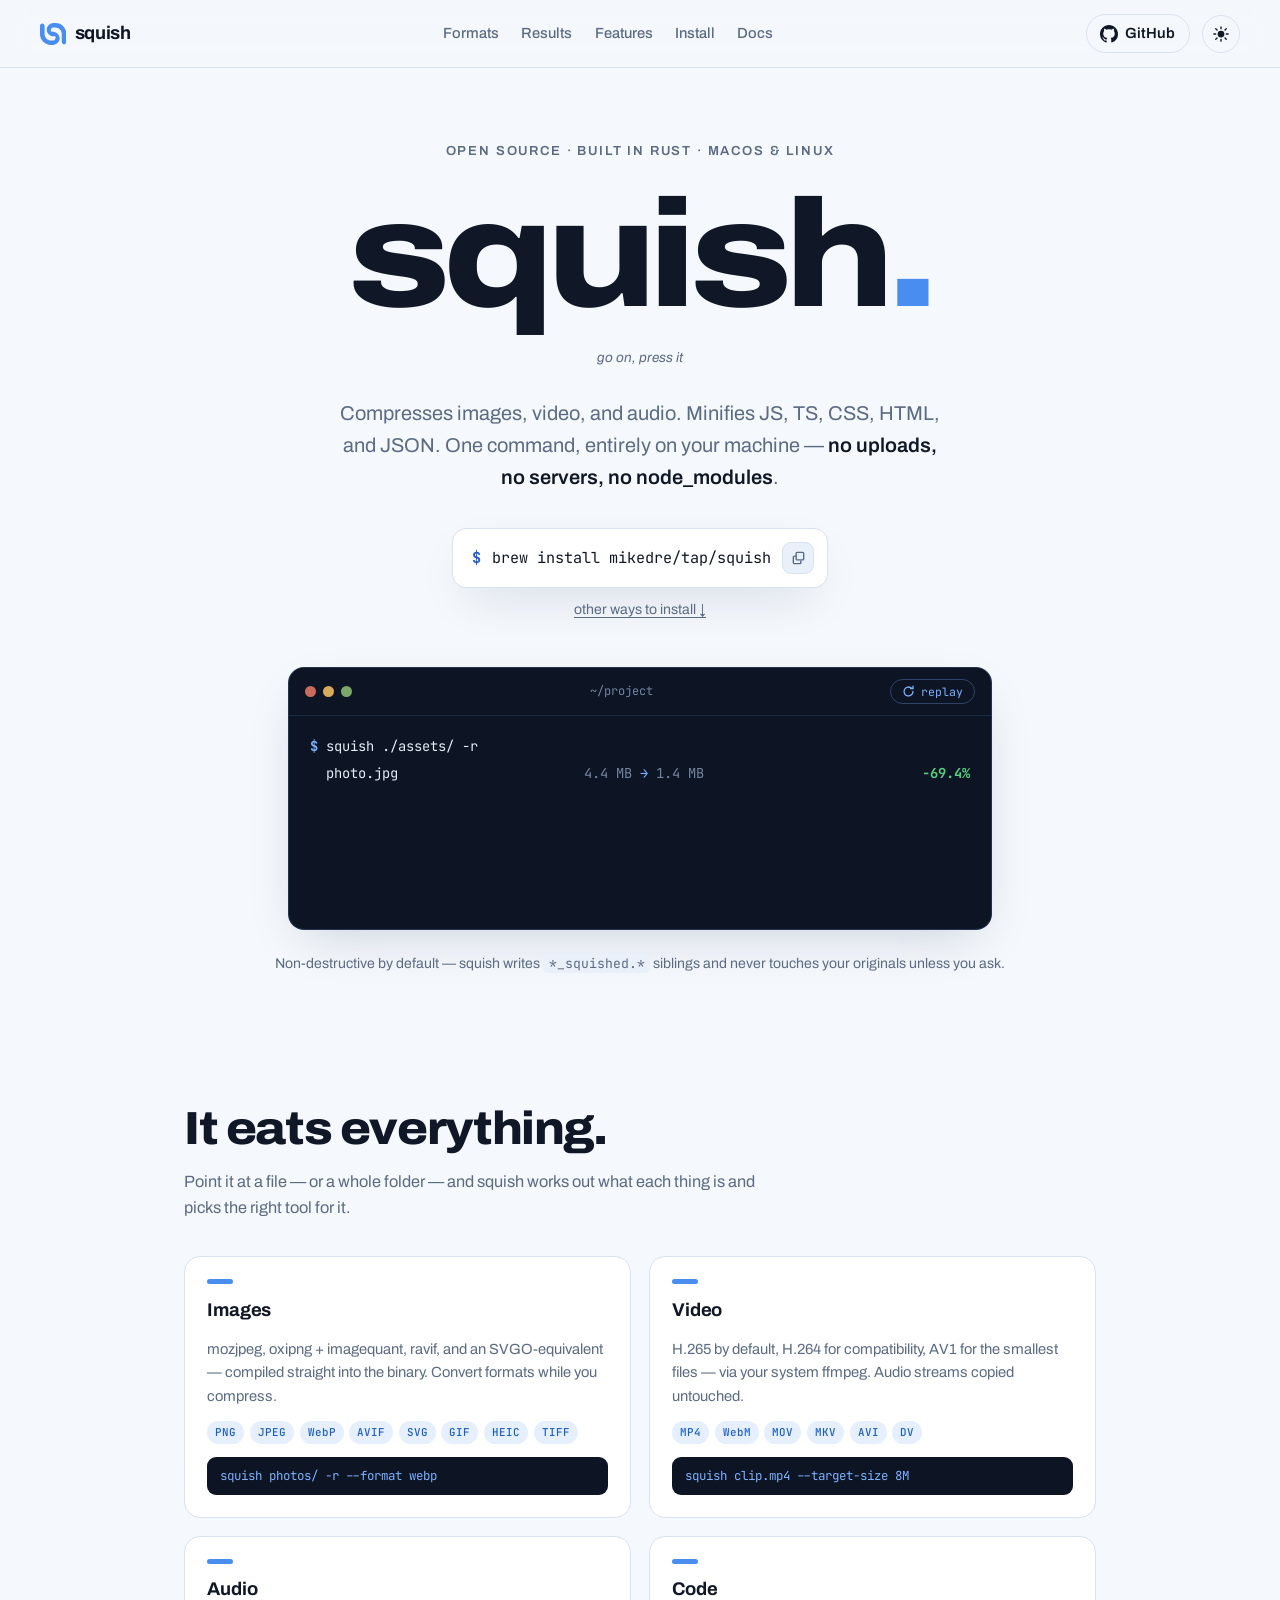
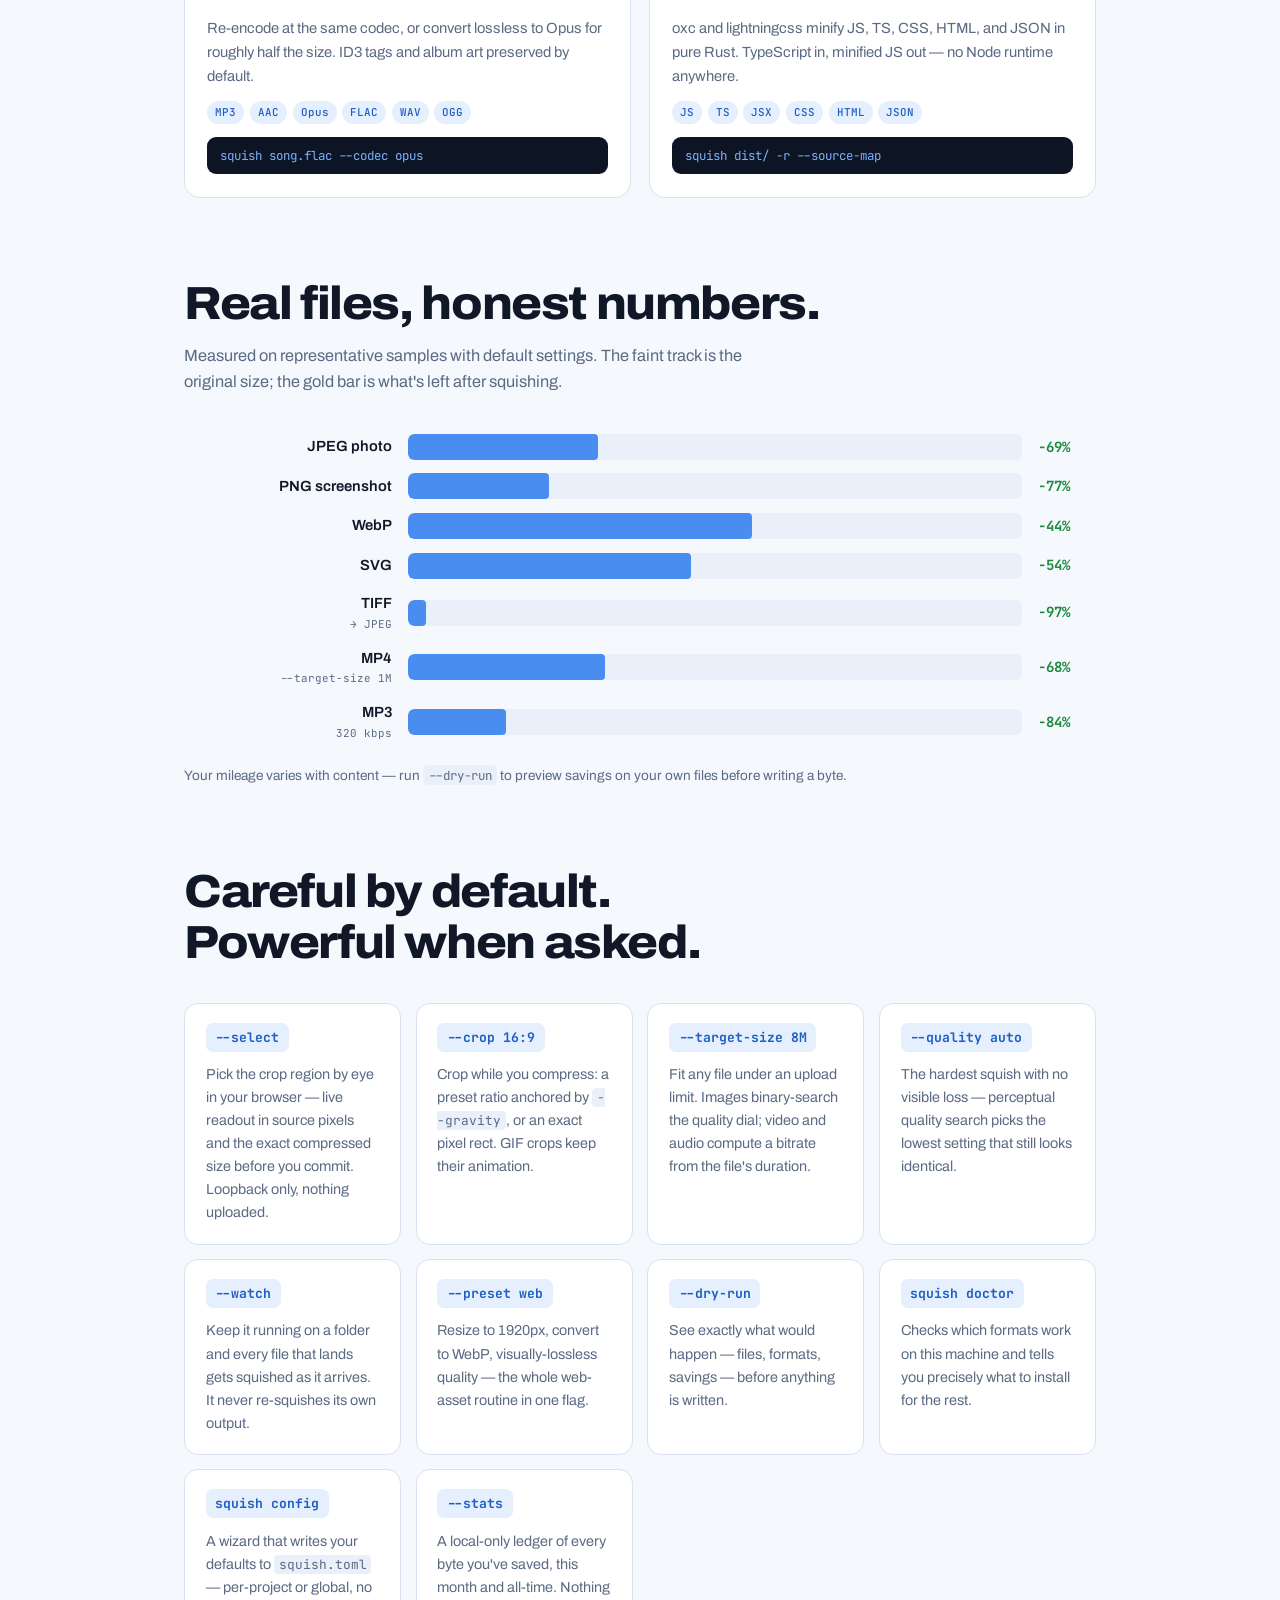
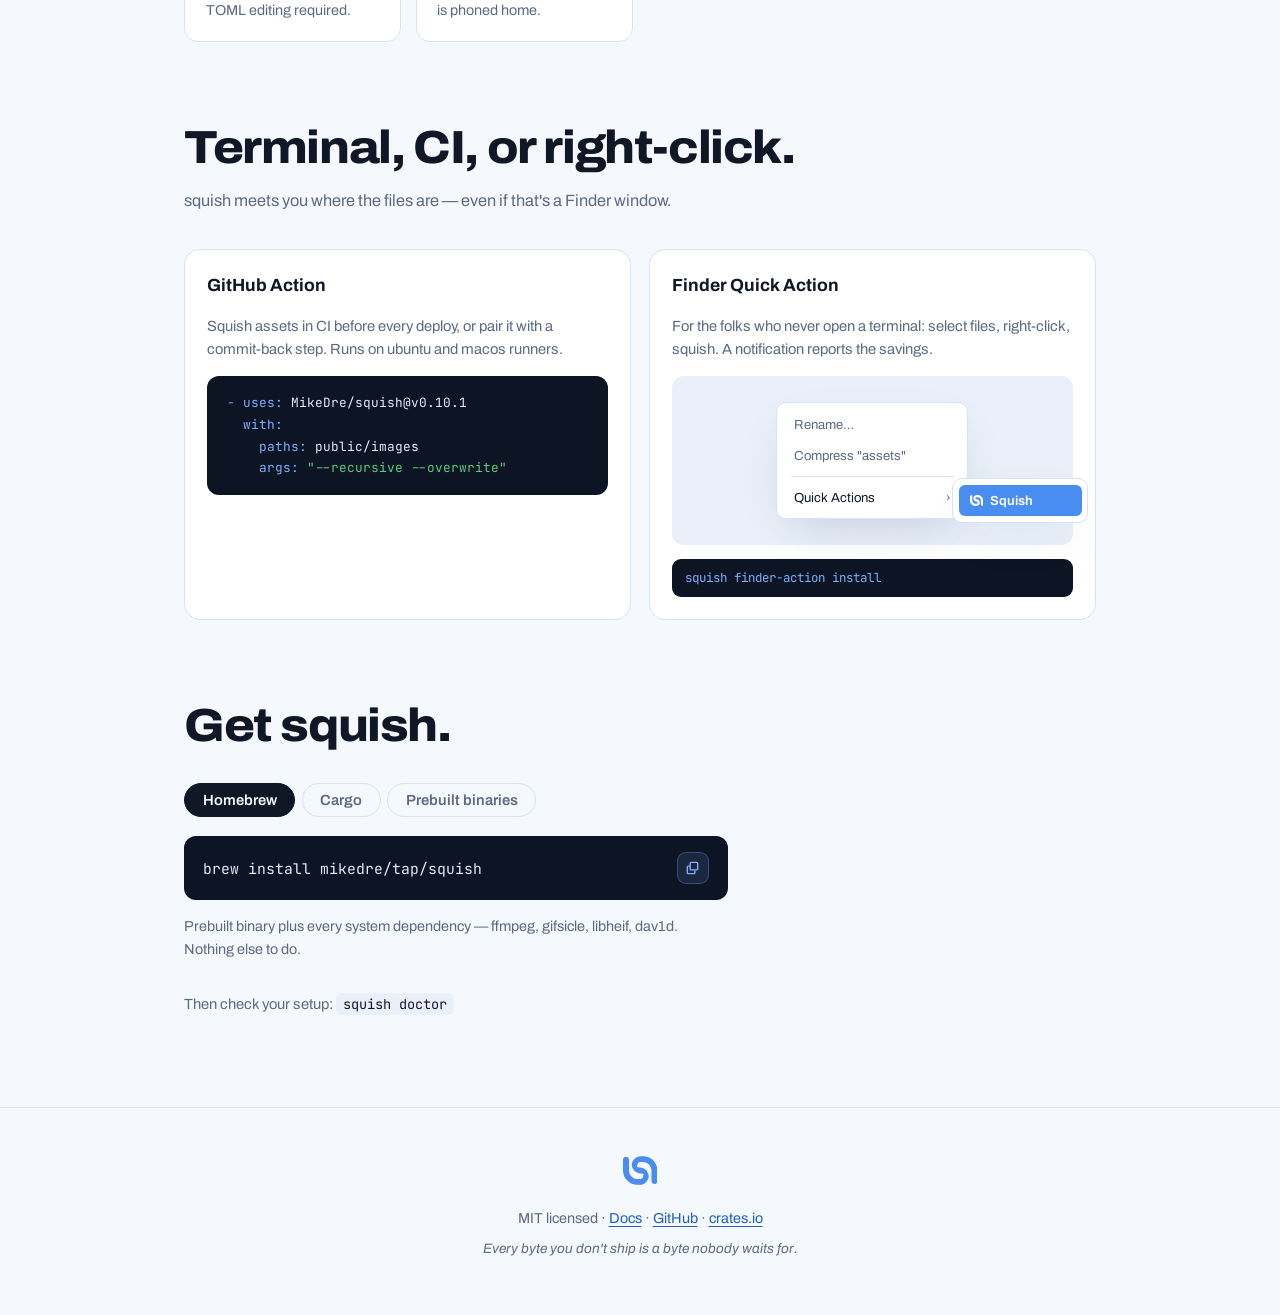
<file: site/index.html>
<!doctype html>
<html lang="en">
<head>
  <meta charset="utf-8">
  <meta name="viewport" content="width=device-width, initial-scale=1">
  <title>squish — compress everything, locally</title>
  <meta name="description"
    content="One local CLI that compresses images, video, and audio, and minifies JS, TS, CSS, HTML, and JSON. No uploads, no servers, no Node.">
  <link rel="icon" href="assets/icon.svg" type="image/svg+xml">
  <link rel="preconnect" href="https://fonts.googleapis.com">
  <link rel="preconnect" href="https://fonts.gstatic.com" crossorigin>
  <link
    href="https://fonts.googleapis.com/css2?family=Archivo:ital,wdth,wght@0,62..125,100..900&family=JetBrains+Mono:wght@400;500;700&display=swap"
    rel="stylesheet">
  <link rel="stylesheet" href="style.css">
</head>
<body>
  <a class="skip-link" href="#main">Skip to content</a>

  <header class="nav">
    <a class="nav-brand" href="#top" aria-label="squish — back to top">
      <svg class="nav-mark" viewBox="0 0 13.5 11.4" aria-hidden="true">
        <path d="M10.2,8.1c0-1.9-1.5-3.5-3.4-3.6s-1.1-.4-1.1-1,.4-1.2,1.1-1.2h1.1c1.9,0,3.4,1.5,3.4,3.4v4.2c0,.6.5,1.2,1.2,1.2h0c.6,0,1.2-.5,1.2-1.2v-4.2c0-3.1-2.5-5.7-5.7-5.7h-1c-1.8,0-3.4,1.5-3.5,3.3s1.5,3.5,3.4,3.6,1.1.4,1.1,1-.4,1.2-1.1,1.2h-1.1c-1.9,0-3.4-1.5-3.4-3.4V1.4C2.3.7,1.8.2,1.2.2h0C.5.2,0,.7,0,1.4v4.3c0,3.1,2.5,5.7,5.7,5.7s.7,0,1,0c1.8,0,3.4-1.5,3.5-3.3Z"/>
      </svg>
      <span class="nav-name">squish</span>
    </a>
    <nav class="nav-links" aria-label="Sections">
      <a href="#formats">Formats</a>
      <a href="#results">Results</a>
      <a href="#features">Features</a>
      <a href="#install">Install</a>
      <a href="docs.html">Docs</a>
    </nav>
    <div class="nav-actions">
      <a class="nav-github" href="https://github.com/MikeDre/squish">
        <svg viewBox="0 0 16 16" width="18" height="18" aria-hidden="true">
          <path fill="currentColor" d="M8 0C3.58 0 0 3.58 0 8c0 3.54 2.29 6.53 5.47 7.59.4.07.55-.17.55-.38 0-.19-.01-.82-.01-1.49-2.01.37-2.53-.49-2.69-.94-.09-.23-.48-.94-.82-1.13-.28-.15-.68-.52-.01-.53.63-.01 1.08.58 1.23.82.72 1.21 1.87.87 2.33.66.07-.52.28-.87.51-1.07-1.78-.2-3.64-.89-3.64-3.95 0-.87.31-1.59.82-2.15-.08-.2-.36-1.02.08-2.12 0 0 .67-.21 2.2.82.64-.18 1.32-.27 2-.27s1.36.09 2 .27c1.53-1.04 2.2-.82 2.2-.82.44 1.1.16 1.92.08 2.12.51.56.82 1.27.82 2.15 0 3.07-1.87 3.75-3.65 3.95.29.25.54.73.54 1.48 0 1.07-.01 1.93-.01 2.2 0 .21.15.46.55.38A8.01 8.01 0 0 0 16 8c0-4.42-3.58-8-8-8z"/>
        </svg>
        <span>GitHub</span>
      </a>
      <button class="theme-toggle" type="button" aria-label="Switch to dark mode">
        <svg class="icon-sun" viewBox="0 0 24 24" width="18" height="18" aria-hidden="true">
          <circle cx="12" cy="12" r="4.5" fill="currentColor"/>
          <g stroke="currentColor" stroke-width="1.8" stroke-linecap="round">
            <path d="M12 2.5v2.4M12 19.1v2.4M2.5 12h2.4M19.1 12h2.4M5 5l1.7 1.7M17.3 17.3 19 19M19 5l-1.7 1.7M6.7 17.3 5 19"/>
          </g>
        </svg>
        <svg class="icon-moon" viewBox="0 0 24 24" width="18" height="18" aria-hidden="true">
          <path fill="currentColor" d="M20.6 14.2a8.6 8.6 0 0 1-10.8-10.8A8.9 8.9 0 1 0 20.6 14.2z"/>
        </svg>
      </button>
    </div>
  </header>

  <main id="main">
    <!-- ============================== HERO ============================== -->
    <section class="hero" id="top">
      <p class="hero-eyebrow">Open source · Built in Rust · macOS &amp; Linux</p>

      <h1 class="hero-title">
        <button class="wordmark" type="button"
          aria-label="squish — press to squish the logo">
          <span class="wm-letter">s</span><span class="wm-letter">q</span><span
            class="wm-letter">u</span><span class="wm-letter">i</span><span
            class="wm-letter">s</span><span class="wm-letter">h</span><span
            class="wm-letter wm-dot">.</span>
        </button>
      </h1>
      <p class="hero-hint" aria-hidden="true">go on, press it</p>

      <p class="hero-sub">
        Compresses images, video, and audio. Minifies JS, TS, CSS, HTML, and JSON.
        One command, entirely on your machine — <strong>no uploads, no servers, no
        node_modules</strong>.
      </p>

      <div class="hero-install">
        <code class="install-pill">
          <span class="pill-prompt" aria-hidden="true">$</span>
          <span class="pill-cmd">brew install mikedre/tap/squish</span>
          <button class="copy-btn" type="button" data-copy="brew install mikedre/tap/squish"
            aria-label="Copy install command">
            <svg viewBox="0 0 16 16" width="15" height="15" aria-hidden="true">
              <path fill="none" stroke="currentColor" stroke-width="1.5"
                d="M5.5 5.5h-2a1 1 0 0 0-1 1v6a1 1 0 0 0 1 1h6a1 1 0 0 0 1-1v-2m-4-9h6a1 1 0 0 1 1 1v6a1 1 0 0 1-1 1h-6a1 1 0 0 1-1-1v-6a1 1 0 0 1 1-1z"/>
            </svg>
          </button>
        </code>
        <a class="hero-alt" href="#install">other ways to install ↓</a>
      </div>

      <!-- Live terminal demo -->
      <figure class="terminal" data-reveal>
        <figcaption class="term-bar">
          <span class="term-dot" aria-hidden="true"></span>
          <span class="term-dot" aria-hidden="true"></span>
          <span class="term-dot" aria-hidden="true"></span>
          <span class="term-title">~/project</span>
          <button class="term-replay" type="button" aria-label="Replay the demo">
            <svg viewBox="0 0 16 16" width="13" height="13" aria-hidden="true">
              <path fill="none" stroke="currentColor" stroke-width="1.6" stroke-linecap="round"
                d="M13.5 8a5.5 5.5 0 1 1-1.6-3.9M13.5 1.5v3h-3"/>
            </svg>
            replay
          </button>
        </figcaption>
        <div class="term-body" id="demo-terminal">
          <p class="term-line term-cmd">
            <span class="t-prompt">$</span> <span class="t-typed">squish ./assets/ -r</span>
          </p>
          <p class="term-line t-file">
            <span class="t-name">photo.jpg</span>
            <span class="t-size">4.4 MB <span class="t-arrow">→</span> 1.4 MB</span>
            <span class="t-pct">−69.4%</span>
          </p>
          <p class="term-line t-file">
            <span class="t-name">hero.png</span>
            <span class="t-size">2.1 MB <span class="t-arrow">→</span> 483 KB</span>
            <span class="t-pct">−77.0%</span>
          </p>
          <p class="term-line t-file">
            <span class="t-name">banner.webp</span>
            <span class="t-size">812 KB <span class="t-arrow">→</span> 455 KB</span>
            <span class="t-pct">−44.0%</span>
          </p>
          <p class="term-line t-file">
            <span class="t-name">logo.svg</span>
            <span class="t-size">24 KB <span class="t-arrow">→</span> 11 KB</span>
            <span class="t-pct">−54.2%</span>
          </p>
          <p class="term-line t-file">
            <span class="t-name">scan.tiff <span class="t-note">→ .jpg</span></span>
            <span class="t-size">9.8 MB <span class="t-arrow">→</span> 294 KB</span>
            <span class="t-pct">−97.0%</span>
          </p>
          <p class="term-line t-file">
            <span class="t-name">clip.mp4</span>
            <span class="t-size">3.1 MB <span class="t-arrow">→</span> 1.0 MB</span>
            <span class="t-pct">−67.7%</span>
          </p>
          <p class="term-line t-file">
            <span class="t-name">track.mp3</span>
            <span class="t-size">8.2 MB <span class="t-arrow">→</span> 1.3 MB</span>
            <span class="t-pct">−84.1%</span>
          </p>
          <p class="term-line t-summary">
            <span class="t-check">✔</span> Squished 7 files · 28.4 MB → 4.9 MB
            <span class="t-pct">(−82.6%)</span> · 1.4s
          </p>
        </div>
      </figure>

      <p class="hero-footnote">
        Non-destructive by default — squish writes <code>*_squished.*</code> siblings and
        never touches your originals unless you ask.
      </p>
    </section>

    <!-- ============================ FORMATS ============================ -->
    <section class="section" id="formats" data-reveal>
      <h2 class="section-title">It eats everything.</h2>
      <p class="section-sub">
        Point it at a file — or a whole folder — and squish works out what each thing is
        and picks the right tool for it.
      </p>

      <div class="kind-grid">
        <article class="kind-card">
          <h3 class="kind-name">Images</h3>
          <p class="kind-desc">
            mozjpeg, oxipng + imagequant, ravif, and an SVGO-equivalent — compiled straight
            into the binary. Convert formats while you compress.
          </p>
          <ul class="chip-row" aria-label="Supported image formats">
            <li>PNG</li><li>JPEG</li><li>WebP</li><li>AVIF</li>
            <li>SVG</li><li>GIF</li><li>HEIC</li><li>TIFF</li>
          </ul>
          <code class="kind-cmd">squish photos/ -r --format webp</code>
        </article>

        <article class="kind-card">
          <h3 class="kind-name">Video</h3>
          <p class="kind-desc">
            H.265 by default, H.264 for compatibility, AV1 for the smallest files — via your
            system ffmpeg. Audio streams copied untouched.
          </p>
          <ul class="chip-row" aria-label="Supported video containers">
            <li>MP4</li><li>WebM</li><li>MOV</li><li>MKV</li><li>AVI</li><li>DV</li>
          </ul>
          <code class="kind-cmd">squish clip.mp4 --target-size 8M</code>
        </article>

        <article class="kind-card">
          <h3 class="kind-name">Audio</h3>
          <p class="kind-desc">
            Re-encode at the same codec, or convert lossless to Opus for roughly half the
            size. ID3 tags and album art preserved by default.
          </p>
          <ul class="chip-row" aria-label="Supported audio formats">
            <li>MP3</li><li>AAC</li><li>Opus</li><li>FLAC</li><li>WAV</li><li>OGG</li>
          </ul>
          <code class="kind-cmd">squish song.flac --codec opus</code>
        </article>

        <article class="kind-card">
          <h3 class="kind-name">Code</h3>
          <p class="kind-desc">
            oxc and lightningcss minify JS, TS, CSS, HTML, and JSON in pure Rust. TypeScript
            in, minified JS out — no Node runtime anywhere.
          </p>
          <ul class="chip-row" aria-label="Supported code languages">
            <li>JS</li><li>TS</li><li>JSX</li><li>CSS</li><li>HTML</li><li>JSON</li>
          </ul>
          <code class="kind-cmd">squish dist/ -r --source-map</code>
        </article>
      </div>
    </section>

    <!-- ============================ RESULTS ============================ -->
    <section class="section" id="results" data-reveal>
      <h2 class="section-title">Real files, honest numbers.</h2>
      <p class="section-sub">
        Measured on representative samples with default settings. The faint track is the
        original size; the gold bar is what's left after squishing.
      </p>

      <div class="chart" role="img"
        aria-label="Bar chart of file size remaining after squishing: JPEG photo 69% smaller, PNG screenshot 77% smaller, WebP 44% smaller, SVG 54% smaller, TIFF converted to JPEG 97% smaller, MP4 with a 1 megabyte target 68% smaller, 320 kilobit MP3 84% smaller.">
        <div class="chart-row" style="--w: 31%">
          <span class="chart-label">JPEG photo</span>
          <span class="chart-track" title="4.4 MB → 1.4 MB"><span class="chart-bar"></span></span>
          <span class="chart-pct">−69%</span>
        </div>
        <div class="chart-row" style="--w: 23%">
          <span class="chart-label">PNG screenshot</span>
          <span class="chart-track" title="2.1 MB → 483 KB"><span class="chart-bar"></span></span>
          <span class="chart-pct">−77%</span>
        </div>
        <div class="chart-row" style="--w: 56%">
          <span class="chart-label">WebP</span>
          <span class="chart-track" title="812 KB → 455 KB"><span class="chart-bar"></span></span>
          <span class="chart-pct">−44%</span>
        </div>
        <div class="chart-row" style="--w: 46%">
          <span class="chart-label">SVG</span>
          <span class="chart-track" title="24 KB → 11 KB"><span class="chart-bar"></span></span>
          <span class="chart-pct">−54%</span>
        </div>
        <div class="chart-row" style="--w: 3%">
          <span class="chart-label">TIFF <span class="chart-note">→ JPEG</span></span>
          <span class="chart-track" title="9.8 MB → 294 KB"><span class="chart-bar"></span></span>
          <span class="chart-pct">−97%</span>
        </div>
        <div class="chart-row" style="--w: 32%">
          <span class="chart-label">MP4 <span class="chart-note">--target-size 1M</span></span>
          <span class="chart-track" title="3.1 MB → 1.0 MB"><span class="chart-bar"></span></span>
          <span class="chart-pct">−68%</span>
        </div>
        <div class="chart-row" style="--w: 16%">
          <span class="chart-label">MP3 <span class="chart-note">320 kbps</span></span>
          <span class="chart-track" title="8.2 MB → 1.3 MB"><span class="chart-bar"></span></span>
          <span class="chart-pct">−84%</span>
        </div>
      </div>
      <p class="chart-caption">Your mileage varies with content — run <code>--dry-run</code>
        to preview savings on your own files before writing a byte.</p>
    </section>

    <!-- ============================ FEATURES =========================== -->
    <section class="section" id="features" data-reveal>
      <h2 class="section-title">Careful by default.<br>Powerful when asked.</h2>

      <div class="feature-grid">
        <div class="feature">
          <code class="feature-flag">--select</code>
          <p>Pick the crop region by eye in your browser — live readout in source pixels and the
            exact compressed size before you commit. Loopback only, nothing uploaded.</p>
        </div>
        <div class="feature">
          <code class="feature-flag">--crop 16:9</code>
          <p>Crop while you compress: a preset ratio anchored by <code>--gravity</code>, or an
            exact pixel rect. GIF crops keep their animation.</p>
        </div>
        <div class="feature">
          <code class="feature-flag">--target-size 8M</code>
          <p>Fit any file under an upload limit. Images binary-search the quality dial;
            video and audio compute a bitrate from the file's duration.</p>
        </div>
        <div class="feature">
          <code class="feature-flag">--quality auto</code>
          <p>The hardest squish with no visible loss — perceptual quality search picks the
            lowest setting that still looks identical.</p>
        </div>
        <div class="feature">
          <code class="feature-flag">--watch</code>
          <p>Keep it running on a folder and every file that lands gets squished as it
            arrives. It never re-squishes its own output.</p>
        </div>
        <div class="feature">
          <code class="feature-flag">--preset web</code>
          <p>Resize to 1920px, convert to WebP, visually-lossless quality — the whole
            web-asset routine in one flag.</p>
        </div>
        <div class="feature">
          <code class="feature-flag">--dry-run</code>
          <p>See exactly what would happen — files, formats, savings — before anything is
            written.</p>
        </div>
        <div class="feature">
          <code class="feature-flag">squish doctor</code>
          <p>Checks which formats work on this machine and tells you precisely what to
            install for the rest.</p>
        </div>
        <div class="feature">
          <code class="feature-flag">squish config</code>
          <p>A wizard that writes your defaults to <code>squish.toml</code> — per-project or
            global, no TOML editing required.</p>
        </div>
        <div class="feature">
          <code class="feature-flag">--stats</code>
          <p>A local-only ledger of every byte you've saved, this month and all-time.
            Nothing is phoned home.</p>
        </div>
      </div>
    </section>

    <!-- =========================== EVERYWHERE ========================== -->
    <section class="section" id="everywhere" data-reveal>
      <h2 class="section-title">Terminal, CI, or right-click.</h2>
      <p class="section-sub">
        squish meets you where the files are — even if that's a Finder window.
      </p>

      <div class="everywhere-grid">
        <article class="ev-card">
          <h3 class="ev-name">GitHub Action</h3>
          <p class="ev-desc">Squish assets in CI before every deploy, or pair it with a
            commit-back step. Runs on ubuntu and macos runners.</p>
          <pre class="code-block"><code><span class="c-key">- uses:</span> MikeDre/squish@v0.10.1
  <span class="c-key">with:</span>
    <span class="c-key">paths:</span> public/images
    <span class="c-key">args:</span> <span class="c-str">"--recursive --overwrite"</span></code></pre>
        </article>

        <article class="ev-card">
          <h3 class="ev-name">Finder Quick Action</h3>
          <p class="ev-desc">For the folks who never open a terminal: select files,
            right-click, squish. A notification reports the savings.</p>
          <div class="finder-mock" aria-hidden="true">
            <div class="fm-menu">
              <span class="fm-item fm-dim">Rename…</span>
              <span class="fm-item fm-dim">Compress "assets"</span>
              <span class="fm-sep"></span>
              <span class="fm-item">Quick Actions
                <span class="fm-flyout">
                  <span class="fm-item fm-active">
                    <svg viewBox="0 0 13.5 11.4" width="13" height="11">
                      <path fill="currentColor" d="M10.2,8.1c0-1.9-1.5-3.5-3.4-3.6s-1.1-.4-1.1-1,.4-1.2,1.1-1.2h1.1c1.9,0,3.4,1.5,3.4,3.4v4.2c0,.6.5,1.2,1.2,1.2h0c.6,0,1.2-.5,1.2-1.2v-4.2c0-3.1-2.5-5.7-5.7-5.7h-1c-1.8,0-3.4,1.5-3.5,3.3s1.5,3.5,3.4,3.6,1.1.4,1.1,1-.4,1.2-1.1,1.2h-1.1c-1.9,0-3.4-1.5-3.4-3.4V1.4C2.3.7,1.8.2,1.2.2h0C.5.2,0,.7,0,1.4v4.3c0,3.1,2.5,5.7,5.7,5.7s.7,0,1,0c1.8,0,3.4-1.5,3.5-3.3Z"/>
                    </svg>
                    Squish
                  </span>
                </span>
              </span>
            </div>
          </div>
          <code class="kind-cmd">squish finder-action install</code>
        </article>
      </div>
    </section>

    <!-- ============================ INSTALL ============================ -->
    <section class="section" id="install" data-reveal>
      <h2 class="section-title">Get squish.</h2>

      <div class="install-tabs" role="tablist" aria-label="Install methods">
        <button class="tab is-active" role="tab" aria-selected="true"
          aria-controls="tab-brew" id="tabbtn-brew" type="button">Homebrew</button>
        <button class="tab" role="tab" aria-selected="false" tabindex="-1"
          aria-controls="tab-cargo" id="tabbtn-cargo" type="button">Cargo</button>
        <button class="tab" role="tab" aria-selected="false" tabindex="-1"
          aria-controls="tab-bin" id="tabbtn-bin" type="button">Prebuilt binaries</button>
      </div>

      <div class="tab-panel" id="tab-brew" role="tabpanel" aria-labelledby="tabbtn-brew">
        <pre class="code-block has-copy"><code>brew install mikedre/tap/squish</code><button
          class="copy-btn" type="button" data-copy="brew install mikedre/tap/squish"
          aria-label="Copy Homebrew command"><svg viewBox="0 0 16 16" width="15" height="15"
          aria-hidden="true"><path fill="none" stroke="currentColor" stroke-width="1.5"
          d="M5.5 5.5h-2a1 1 0 0 0-1 1v6a1 1 0 0 0 1 1h6a1 1 0 0 0 1-1v-2m-4-9h6a1 1 0 0 1 1 1v6a1 1 0 0 1-1 1h-6a1 1 0 0 1-1-1v-6a1 1 0 0 1 1-1z"/></svg></button></pre>
        <p class="tab-note">Prebuilt binary plus every system dependency — ffmpeg, gifsicle,
          libheif, dav1d. Nothing else to do.</p>
      </div>

      <div class="tab-panel" id="tab-cargo" role="tabpanel" aria-labelledby="tabbtn-cargo" hidden>
        <pre class="code-block has-copy"><code>cargo install squish-media-cli --locked</code><button
          class="copy-btn" type="button" data-copy="cargo install squish-media-cli --locked"
          aria-label="Copy cargo command"><svg viewBox="0 0 16 16" width="15" height="15"
          aria-hidden="true"><path fill="none" stroke="currentColor" stroke-width="1.5"
          d="M5.5 5.5h-2a1 1 0 0 0-1 1v6a1 1 0 0 0 1 1h6a1 1 0 0 0 1-1v-2m-4-9h6a1 1 0 0 1 1 1v6a1 1 0 0 1-1 1h-6a1 1 0 0 1-1-1v-6a1 1 0 0 1 1-1z"/></svg></button></pre>
        <p class="tab-note"><code>--locked</code> installs the tested dependency versions;
          without it cargo may pull newer transitive crates that fail to compile. Compiles
          from crates.io on stable Rust (1.95+). Install the system dependencies separately
          for full format coverage.</p>
      </div>

      <div class="tab-panel" id="tab-bin" role="tabpanel" aria-labelledby="tabbtn-bin" hidden>
        <p class="tab-note">Every release ships binaries for macOS (arm64/x64) and Linux
          (x64/arm64). Unpack, put <code>squish</code> on your PATH, done.</p>
        <a class="btn" href="https://github.com/MikeDre/squish/releases">
          Download from releases ↗
        </a>
      </div>

      <p class="install-check">Then check your setup: <code>squish doctor</code></p>
    </section>
  </main>

  <footer class="footer">
    <svg class="footer-mark" viewBox="0 0 13.5 11.4" aria-hidden="true">
      <path d="M10.2,8.1c0-1.9-1.5-3.5-3.4-3.6s-1.1-.4-1.1-1,.4-1.2,1.1-1.2h1.1c1.9,0,3.4,1.5,3.4,3.4v4.2c0,.6.5,1.2,1.2,1.2h0c.6,0,1.2-.5,1.2-1.2v-4.2c0-3.1-2.5-5.7-5.7-5.7h-1c-1.8,0-3.4,1.5-3.5,3.3s1.5,3.5,3.4,3.6,1.1.4,1.1,1-.4,1.2-1.1,1.2h-1.1c-1.9,0-3.4-1.5-3.4-3.4V1.4C2.3.7,1.8.2,1.2.2h0C.5.2,0,.7,0,1.4v4.3c0,3.1,2.5,5.7,5.7,5.7s.7,0,1,0c1.8,0,3.4-1.5,3.5-3.3Z"/>
    </svg>
    <p class="footer-line">
      MIT licensed · <a href="docs.html">Docs</a> ·
      <a href="https://github.com/MikeDre/squish">GitHub</a> ·
      <a href="https://crates.io/crates/squish-media-cli">crates.io</a>
    </p>
    <p class="footer-tag">Every byte you don't ship is a byte nobody waits for.</p>
  </footer>

  <script src="shared.js"></script>
  <script src="home.js"></script>
</body>
</html>
</file>
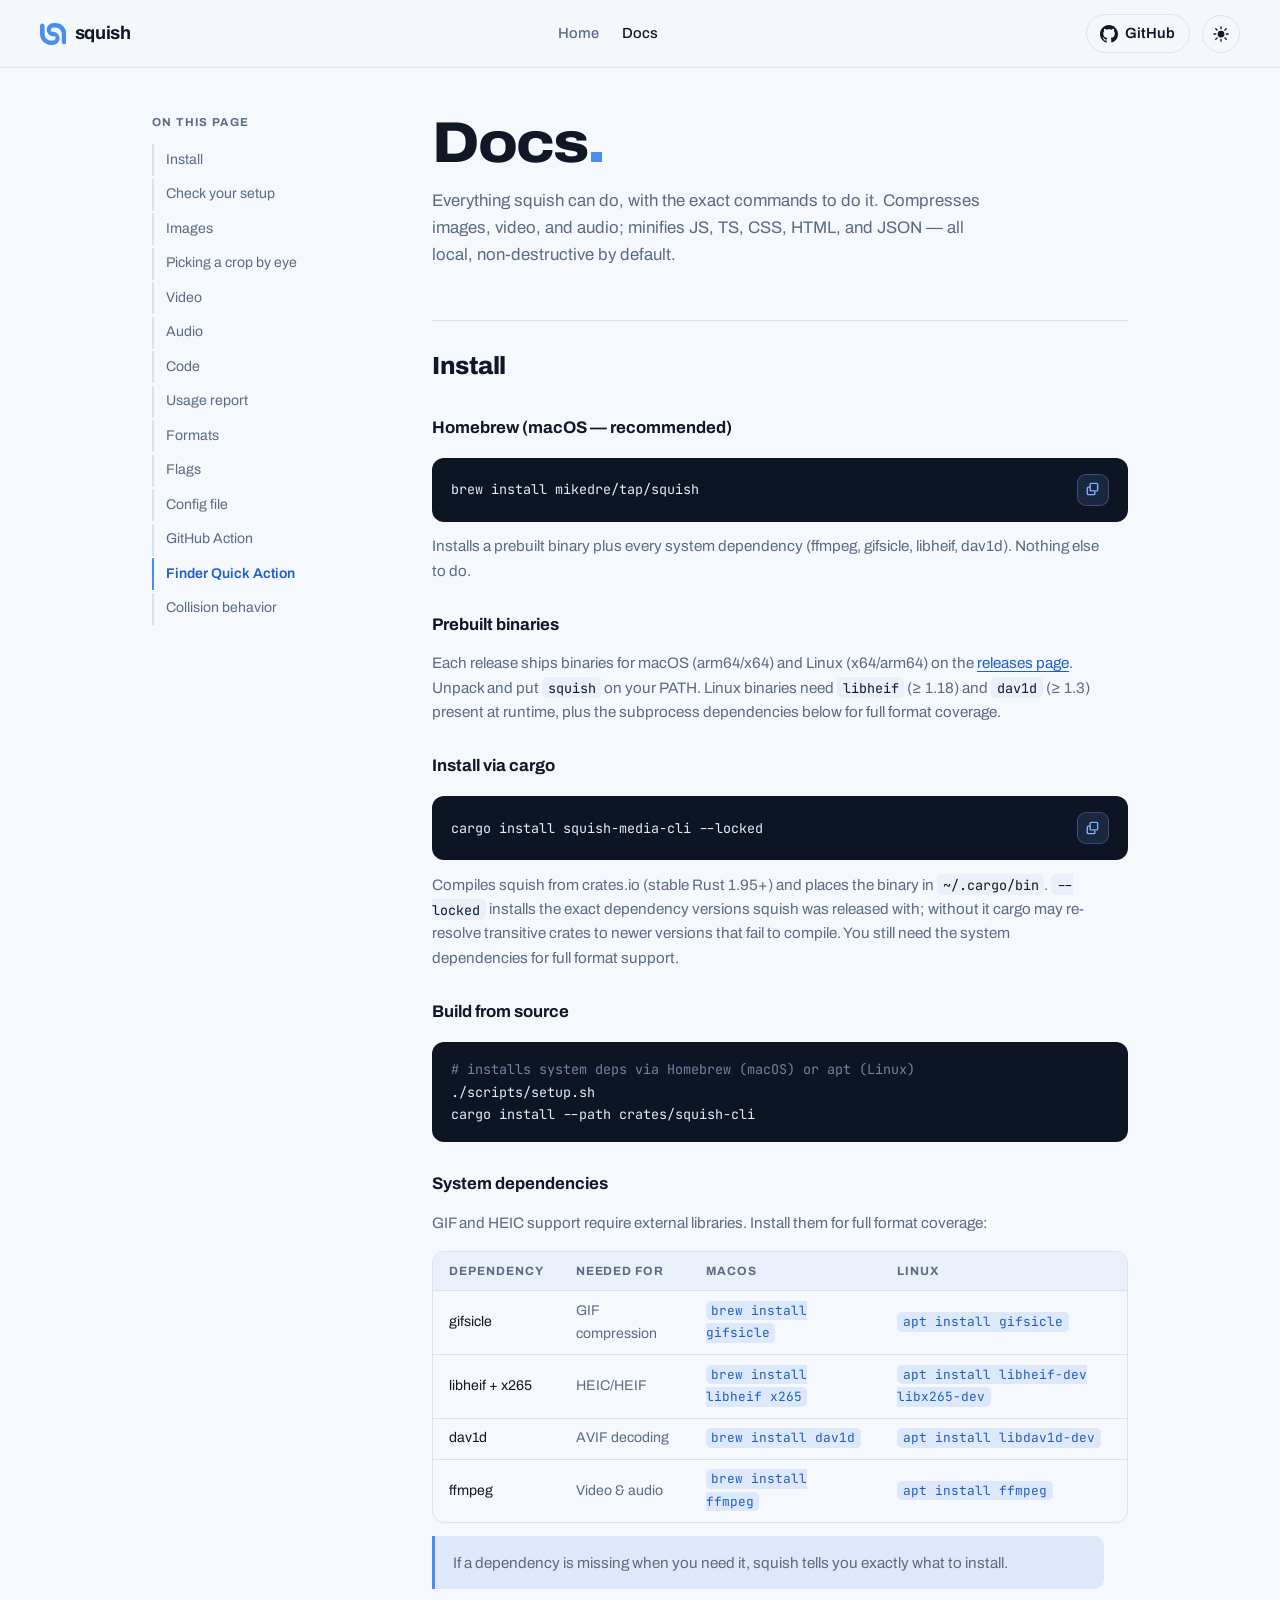
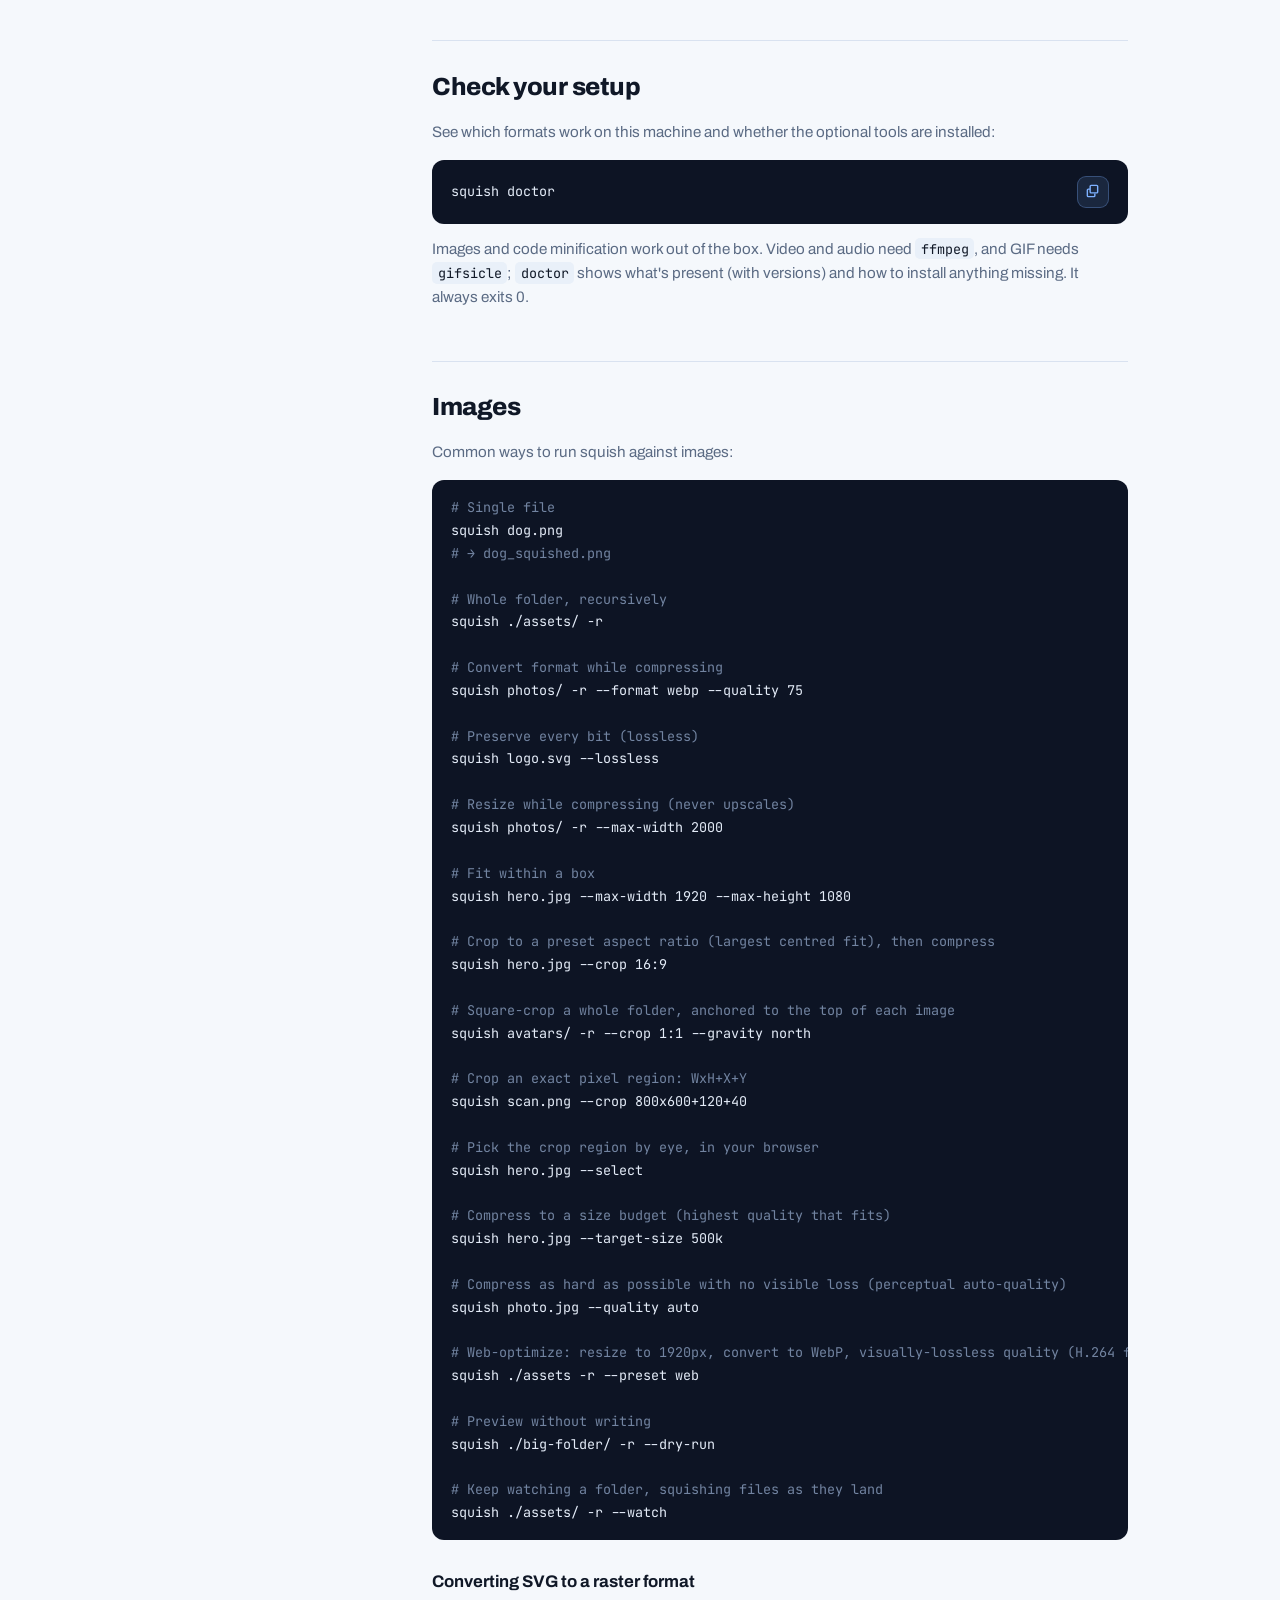
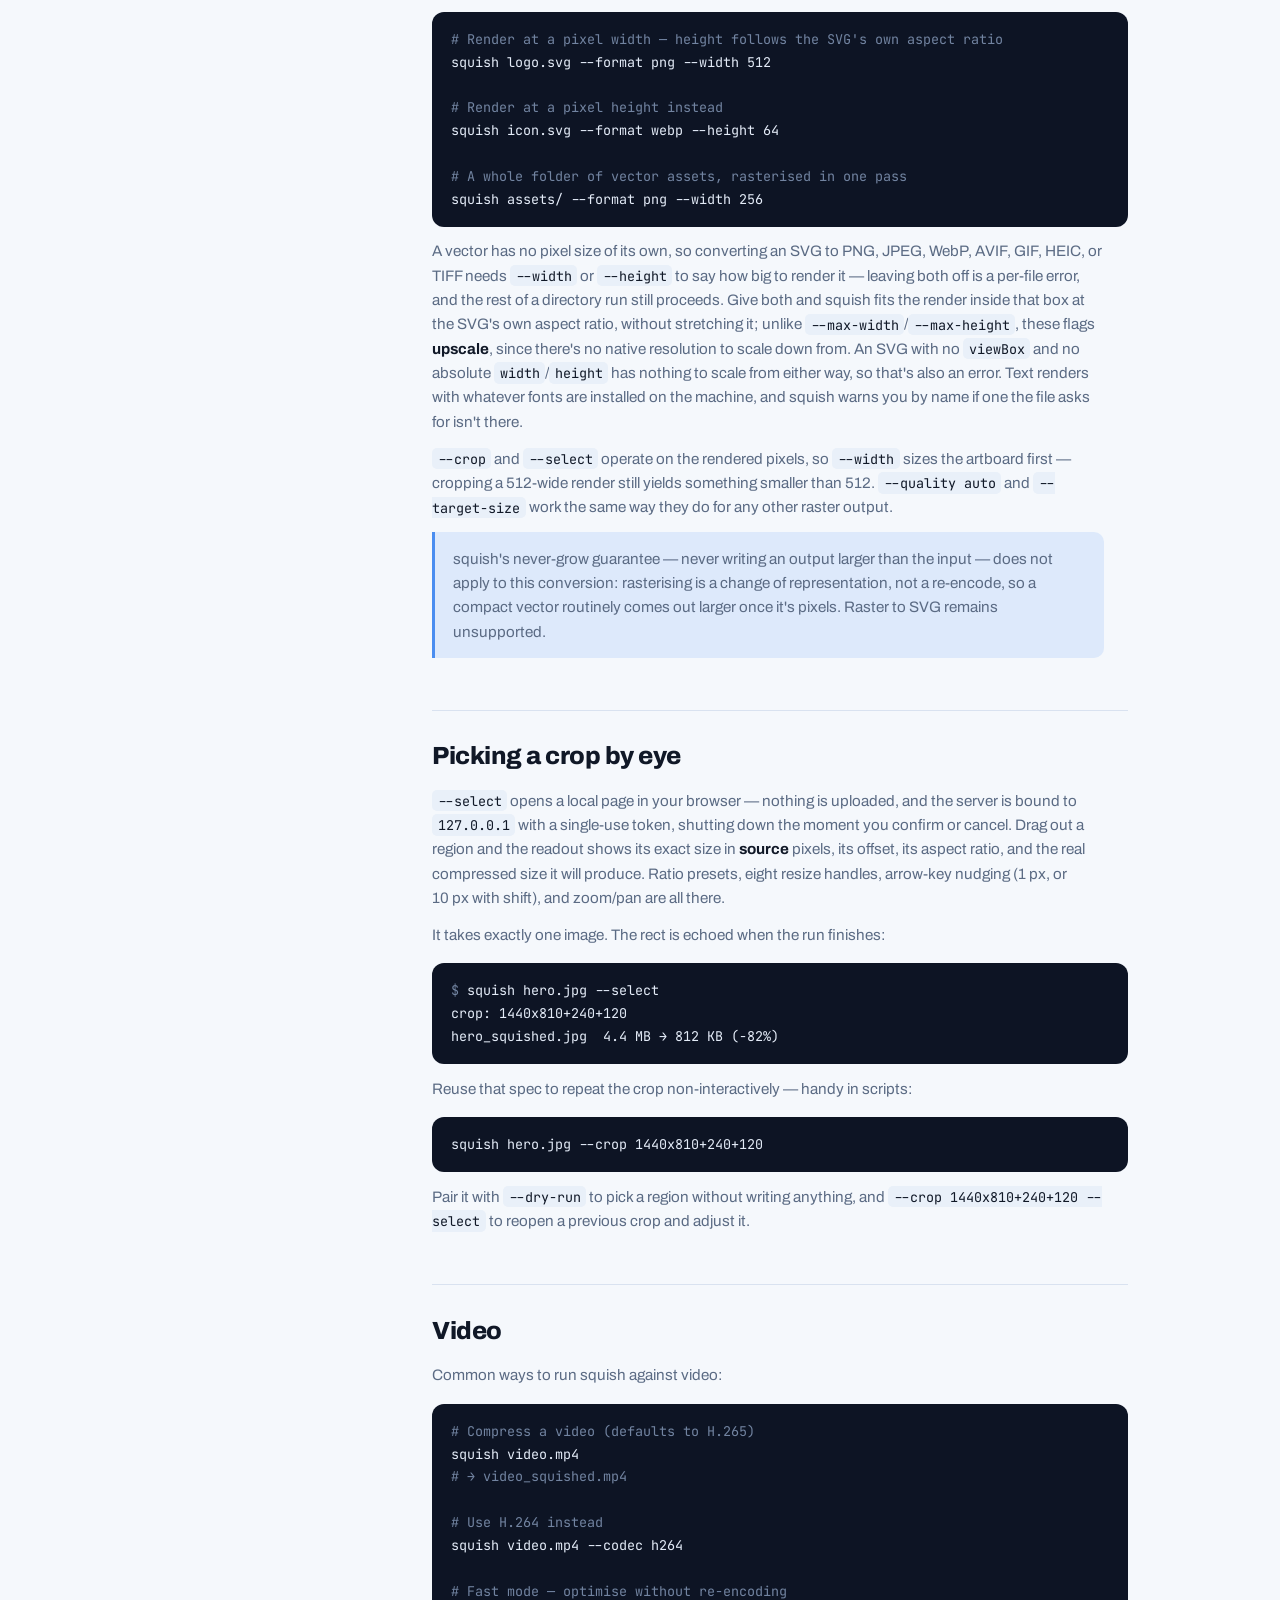
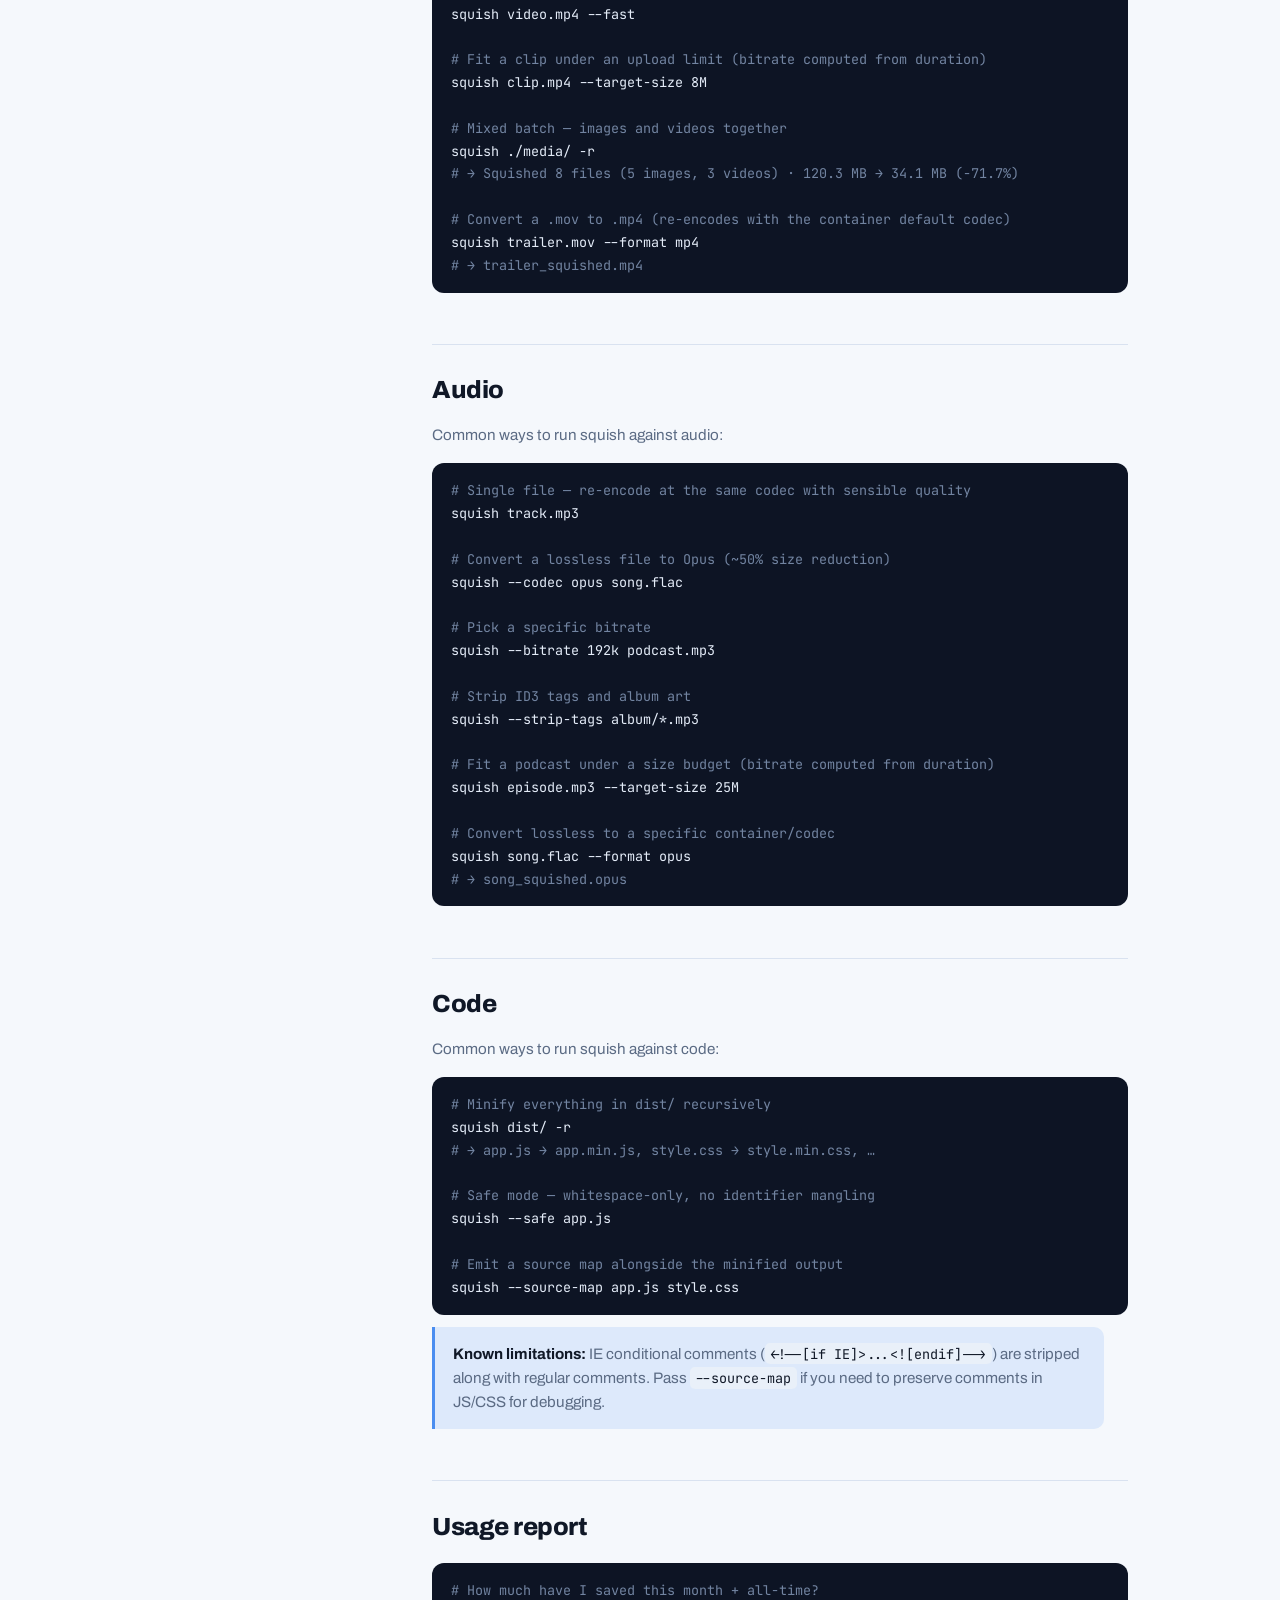
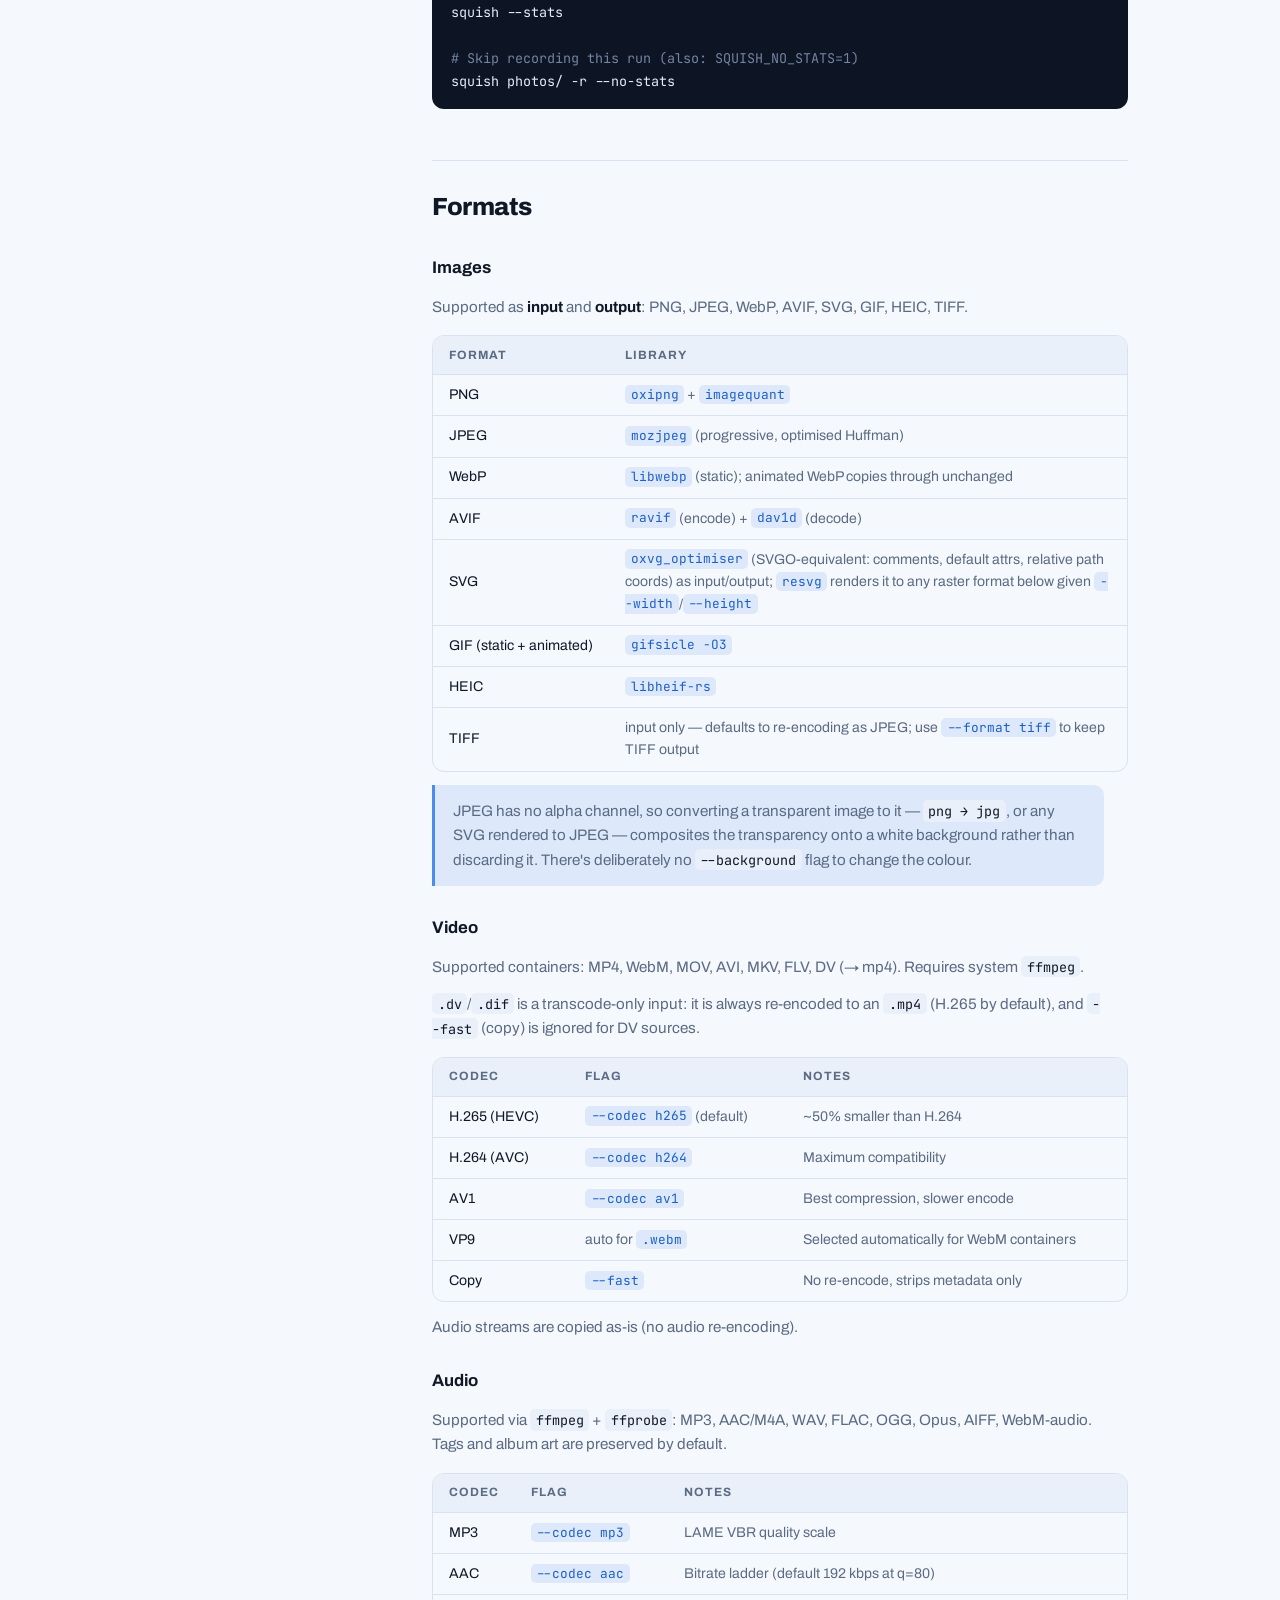
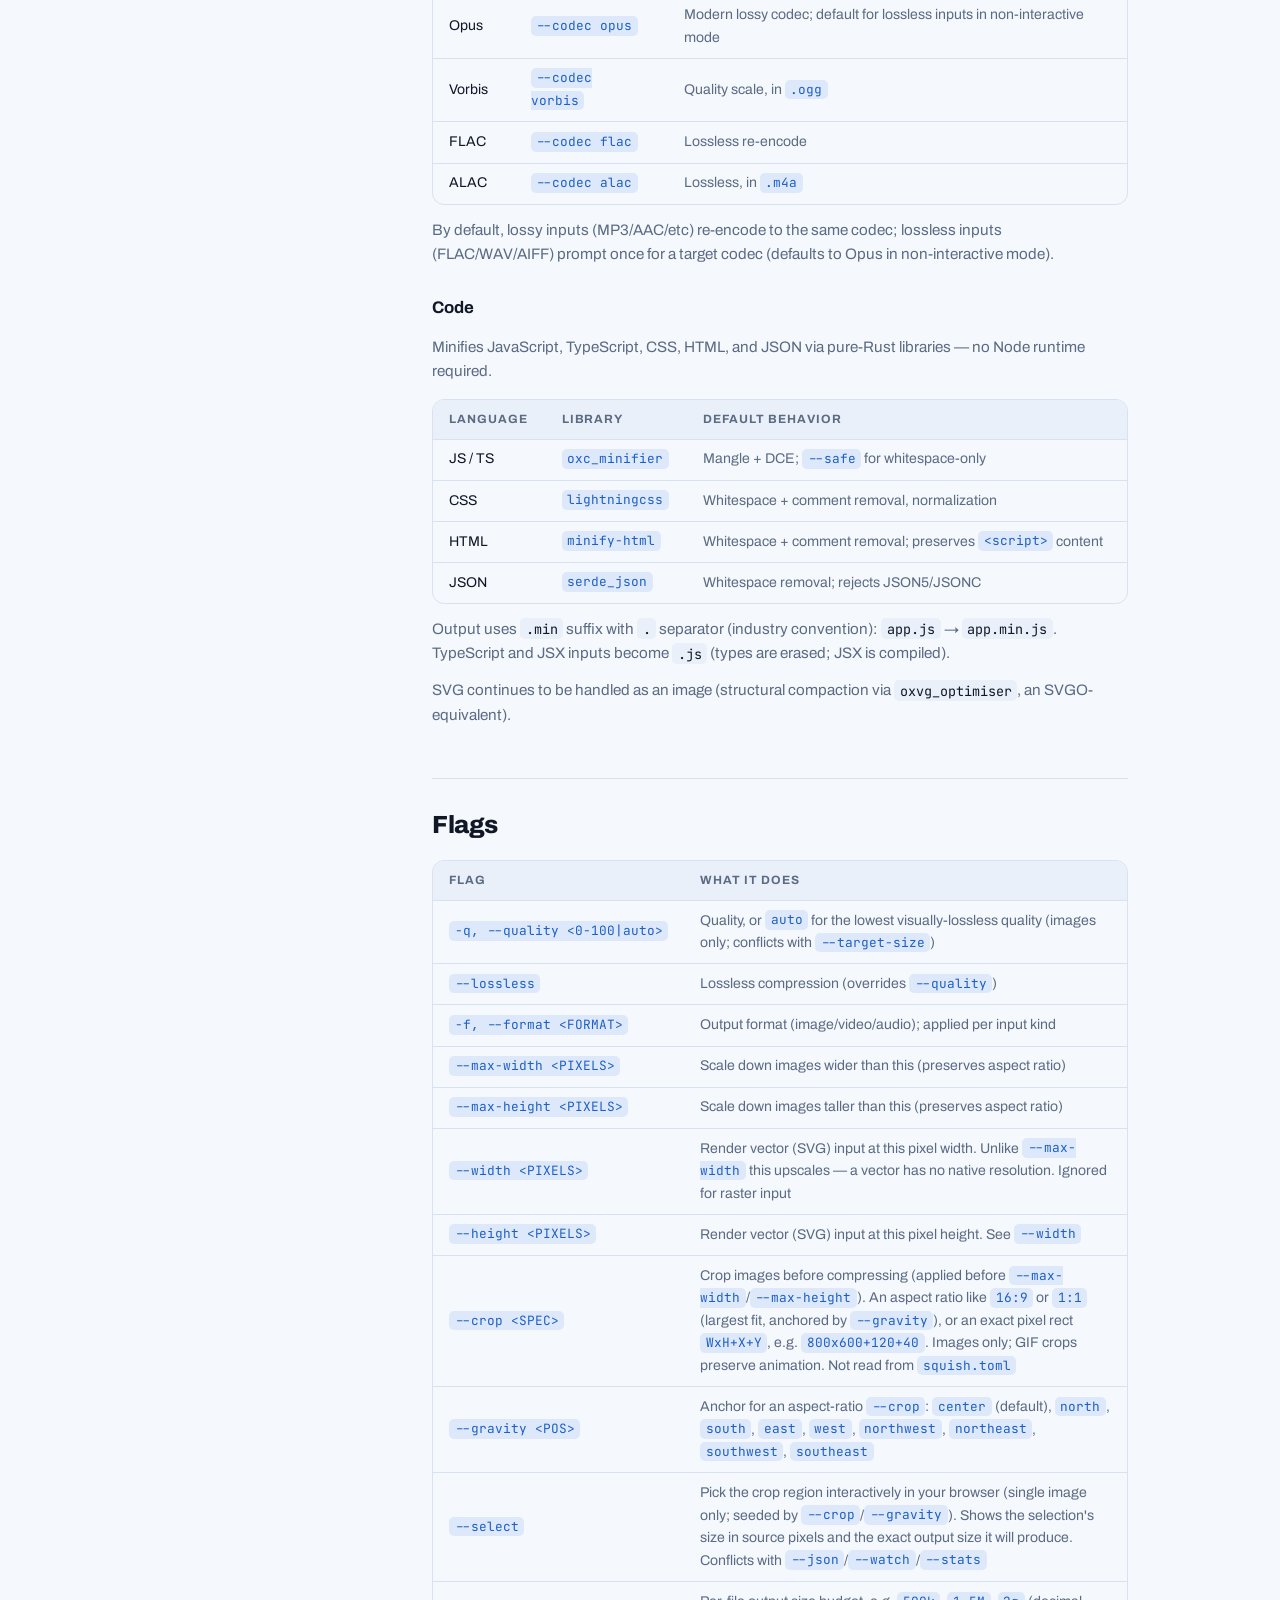
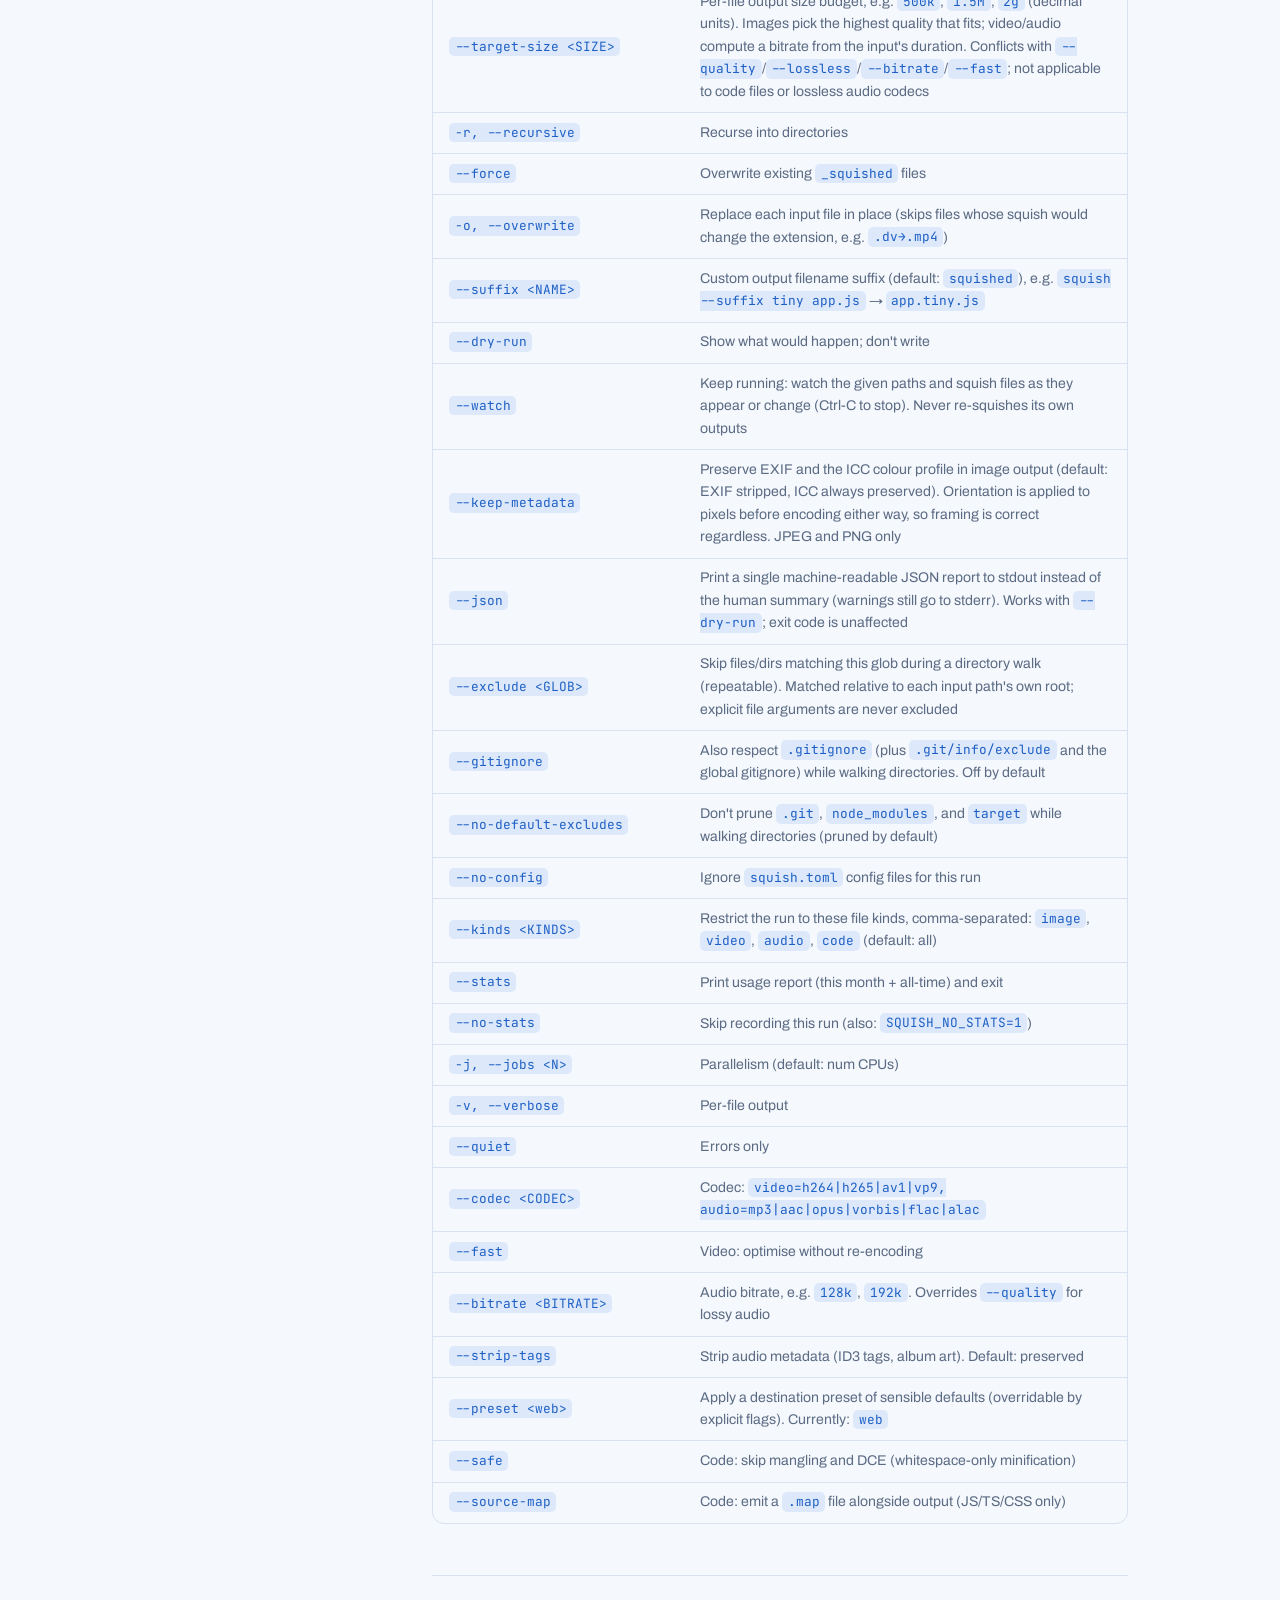
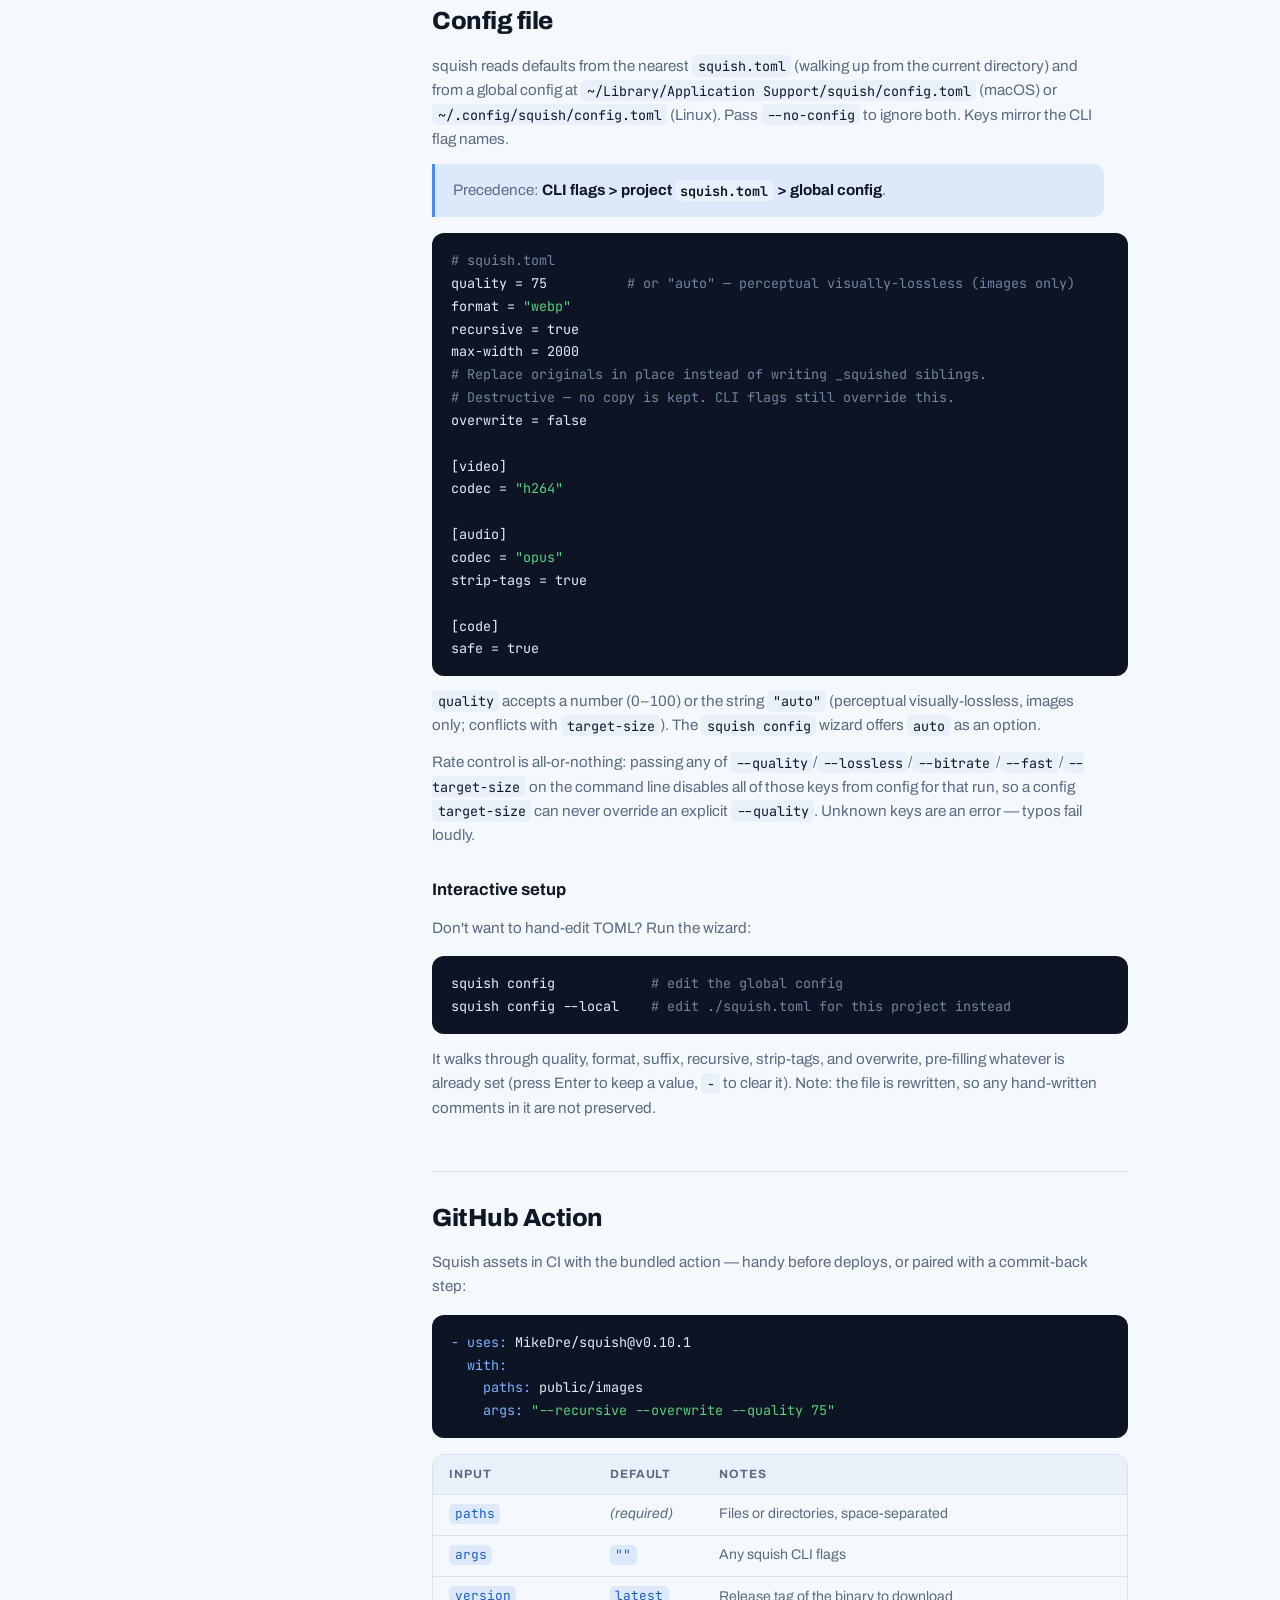
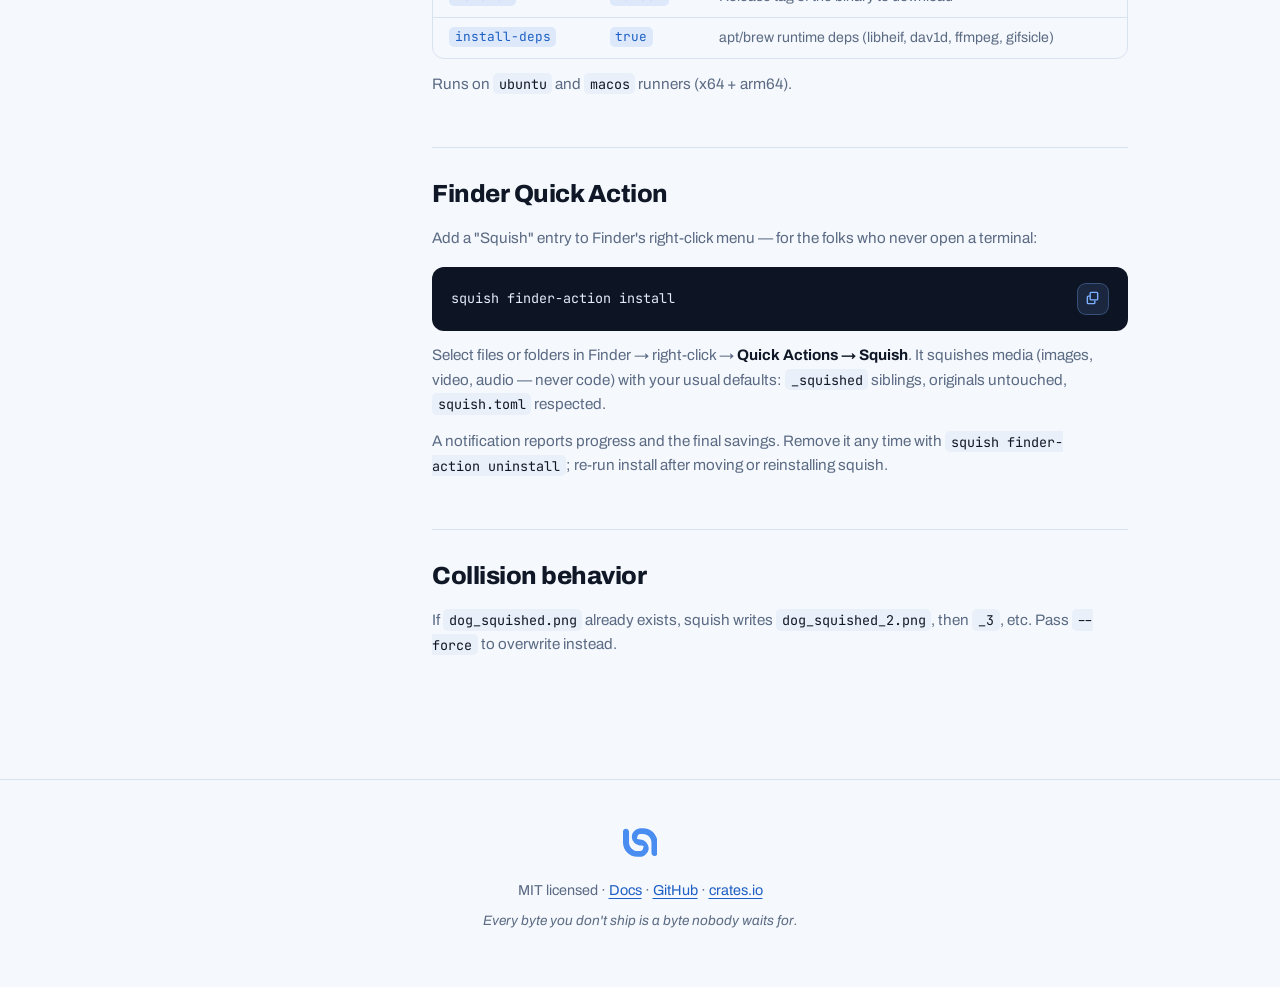
<file: site/docs.html>
<!doctype html>
<html lang="en">
<head>
  <meta charset="utf-8">
  <meta name="viewport" content="width=device-width, initial-scale=1">
  <title>squish docs — every flag, format, and workflow</title>
  <meta name="description"
    content="Full usage documentation for squish: install, images, video, audio, code, flags, config, CI, and Finder integration.">
  <link rel="icon" href="assets/icon.svg" type="image/svg+xml">
  <link rel="preconnect" href="https://fonts.googleapis.com">
  <link rel="preconnect" href="https://fonts.gstatic.com" crossorigin>
  <link
    href="https://fonts.googleapis.com/css2?family=Archivo:ital,wdth,wght@0,62..125,100..900&family=JetBrains+Mono:wght@400;500;700&display=swap"
    rel="stylesheet">
  <link rel="stylesheet" href="style.css">
  <link rel="stylesheet" href="docs.css">
</head>
<body>
  <a class="skip-link" href="#main">Skip to content</a>

  <header class="nav">
    <a class="nav-brand" href="index.html" aria-label="squish — home">
      <svg class="nav-mark" viewBox="0 0 13.5 11.4" aria-hidden="true">
        <path d="M10.2,8.1c0-1.9-1.5-3.5-3.4-3.6s-1.1-.4-1.1-1,.4-1.2,1.1-1.2h1.1c1.9,0,3.4,1.5,3.4,3.4v4.2c0,.6.5,1.2,1.2,1.2h0c.6,0,1.2-.5,1.2-1.2v-4.2c0-3.1-2.5-5.7-5.7-5.7h-1c-1.8,0-3.4,1.5-3.5,3.3s1.5,3.5,3.4,3.6,1.1.4,1.1,1-.4,1.2-1.1,1.2h-1.1c-1.9,0-3.4-1.5-3.4-3.4V1.4C2.3.7,1.8.2,1.2.2h0C.5.2,0,.7,0,1.4v4.3c0,3.1,2.5,5.7,5.7,5.7s.7,0,1,0c1.8,0,3.4-1.5,3.5-3.3Z"/>
      </svg>
      <span class="nav-name">squish</span>
    </a>
    <nav class="nav-links" aria-label="Sections">
      <a href="index.html">Home</a>
      <a href="docs.html" aria-current="page">Docs</a>
    </nav>
    <div class="nav-actions">
      <a class="nav-github" href="https://github.com/MikeDre/squish">
        <svg viewBox="0 0 16 16" width="18" height="18" aria-hidden="true">
          <path fill="currentColor" d="M8 0C3.58 0 0 3.58 0 8c0 3.54 2.29 6.53 5.47 7.59.4.07.55-.17.55-.38 0-.19-.01-.82-.01-1.49-2.01.37-2.53-.49-2.69-.94-.09-.23-.48-.94-.82-1.13-.28-.15-.68-.52-.01-.53.63-.01 1.08.58 1.23.82.72 1.21 1.87.87 2.33.66.07-.52.28-.87.51-1.07-1.78-.2-3.64-.89-3.64-3.95 0-.87.31-1.59.82-2.15-.08-.2-.36-1.02.08-2.12 0 0 .67-.21 2.2.82.64-.18 1.32-.27 2-.27s1.36.09 2 .27c1.53-1.04 2.2-.82 2.2-.82.44 1.1.16 1.92.08 2.12.51.56.82 1.27.82 2.15 0 3.07-1.87 3.75-3.65 3.95.29.25.54.73.54 1.48 0 1.07-.01 1.93-.01 2.2 0 .21.15.46.55.38A8.01 8.01 0 0 0 16 8c0-4.42-3.58-8-8-8z"/>
        </svg>
        <span>GitHub</span>
      </a>
      <button class="theme-toggle" type="button" aria-label="Switch to dark mode">
        <svg class="icon-sun" viewBox="0 0 24 24" width="18" height="18" aria-hidden="true">
          <circle cx="12" cy="12" r="4.5" fill="currentColor"/>
          <g stroke="currentColor" stroke-width="1.8" stroke-linecap="round">
            <path d="M12 2.5v2.4M12 19.1v2.4M2.5 12h2.4M19.1 12h2.4M5 5l1.7 1.7M17.3 17.3 19 19M19 5l-1.7 1.7M6.7 17.3 5 19"/>
          </g>
        </svg>
        <svg class="icon-moon" viewBox="0 0 24 24" width="18" height="18" aria-hidden="true">
          <path fill="currentColor" d="M20.6 14.2a8.6 8.6 0 0 1-10.8-10.8A8.9 8.9 0 1 0 20.6 14.2z"/>
        </svg>
      </button>
    </div>
  </header>

  <main id="main">
    <div class="docs-layout">
      <nav class="docs-sidebar" aria-label="On this page">
        <p class="toc-label">On this page</p>
        <ul class="toc">
          <li><a href="#install">Install</a></li>
          <li><a href="#doctor">Check your setup</a></li>
          <li><a href="#images">Images</a></li>
          <li><a href="#select">Picking a crop by eye</a></li>
          <li><a href="#video">Video</a></li>
          <li><a href="#audio">Audio</a></li>
          <li><a href="#code">Code</a></li>
          <li><a href="#stats">Usage report</a></li>
          <li><a href="#formats">Formats</a></li>
          <li><a href="#flags">Flags</a></li>
          <li><a href="#config">Config file</a></li>
          <li><a href="#github-action">GitHub Action</a></li>
          <li><a href="#finder-quick-action">Finder Quick Action</a></li>
          <li><a href="#collisions">Collision behavior</a></li>
        </ul>
      </nav>

      <article class="docs-article">
        <h1 class="docs-title">Docs<span class="accent">.</span></h1>
        <p class="docs-intro">
          Everything squish can do, with the exact commands to do it. Compresses images,
          video, and audio; minifies JS, TS, CSS, HTML, and JSON — all local,
          non-destructive by default.
        </p>

        <details class="docs-toc-mobile">
          <summary>On this page</summary>
          <ul class="toc">
            <li><a href="#install">Install</a></li>
            <li><a href="#doctor">Check your setup</a></li>
            <li><a href="#images">Images</a></li>
            <li><a href="#select">Picking a crop by eye</a></li>
            <li><a href="#video">Video</a></li>
            <li><a href="#audio">Audio</a></li>
            <li><a href="#code">Code</a></li>
            <li><a href="#stats">Usage report</a></li>
            <li><a href="#formats">Formats</a></li>
            <li><a href="#flags">Flags</a></li>
            <li><a href="#config">Config file</a></li>
            <li><a href="#github-action">GitHub Action</a></li>
            <li><a href="#finder-quick-action">Finder Quick Action</a></li>
            <li><a href="#collisions">Collision behavior</a></li>
          </ul>
        </details>

        <section class="docs-section" id="install">
          <h2 class="docs-h2">Install</h2>

          <h3 class="docs-h3">Homebrew (macOS — recommended)</h3>
          <pre class="code-block has-copy"><code>brew install mikedre/tap/squish</code><button
            class="copy-btn" type="button" data-copy="brew install mikedre/tap/squish"
            aria-label="Copy Homebrew command"><svg viewBox="0 0 16 16" width="15" height="15"
            aria-hidden="true"><path fill="none" stroke="currentColor" stroke-width="1.5"
            d="M5.5 5.5h-2a1 1 0 0 0-1 1v6a1 1 0 0 0 1 1h6a1 1 0 0 0 1-1v-2m-4-9h6a1 1 0 0 1 1 1v6a1 1 0 0 1-1 1h-6a1 1 0 0 1-1-1v-6a1 1 0 0 1 1-1z"/></svg></button></pre>
          <p>Installs a prebuilt binary plus every system dependency (ffmpeg, gifsicle, libheif,
            dav1d). Nothing else to do.</p>

          <h3 class="docs-h3">Prebuilt binaries</h3>
          <p>Each release ships binaries for macOS (arm64/x64) and Linux (x64/arm64) on the
            <a href="https://github.com/MikeDre/squish/releases">releases page</a>. Unpack and put
            <code>squish</code> on your PATH. Linux binaries need <code>libheif</code> (≥ 1.18) and
            <code>dav1d</code> (≥ 1.3) present at runtime, plus the subprocess dependencies below
            for full format coverage.</p>

          <h3 class="docs-h3">Install via cargo</h3>
          <pre class="code-block has-copy"><code>cargo install squish-media-cli --locked</code><button
            class="copy-btn" type="button" data-copy="cargo install squish-media-cli --locked"
            aria-label="Copy cargo command"><svg viewBox="0 0 16 16" width="15" height="15"
            aria-hidden="true"><path fill="none" stroke="currentColor" stroke-width="1.5"
            d="M5.5 5.5h-2a1 1 0 0 0-1 1v6a1 1 0 0 0 1 1h6a1 1 0 0 0 1-1v-2m-4-9h6a1 1 0 0 1 1 1v6a1 1 0 0 1-1 1h-6a1 1 0 0 1-1-1v-6a1 1 0 0 1 1-1z"/></svg></button></pre>
          <p>Compiles squish from crates.io (stable Rust 1.95+) and places the binary in
            <code>~/.cargo/bin</code>. <code>--locked</code> installs the exact dependency
            versions squish was released with; without it cargo may re-resolve transitive
            crates to newer versions that fail to compile. You still need the system
            dependencies for full format support.</p>

          <h3 class="docs-h3">Build from source</h3>
          <pre class="code-block"><code><span class="c-comment"># installs system deps via Homebrew (macOS) or apt (Linux)</span>
./scripts/setup.sh
cargo install --path crates/squish-cli</code></pre>

          <h3 class="docs-h3">System dependencies</h3>
          <p>GIF and HEIC support require external libraries. Install them for full format
            coverage:</p>
          <div class="docs-table-wrap">
            <table class="docs-table">
              <thead><tr><th>Dependency</th><th>Needed for</th><th>macOS</th><th>Linux</th></tr></thead>
              <tbody>
                <tr><td>gifsicle</td><td>GIF compression</td><td><code>brew install gifsicle</code></td><td><code>apt install gifsicle</code></td></tr>
                <tr><td>libheif + x265</td><td>HEIC/HEIF</td><td><code>brew install libheif x265</code></td><td><code>apt install libheif-dev libx265-dev</code></td></tr>
                <tr><td>dav1d</td><td>AVIF decoding</td><td><code>brew install dav1d</code></td><td><code>apt install libdav1d-dev</code></td></tr>
                <tr><td>ffmpeg</td><td>Video &amp; audio</td><td><code>brew install ffmpeg</code></td><td><code>apt install ffmpeg</code></td></tr>
              </tbody>
            </table>
          </div>
          <p class="docs-note">If a dependency is missing when you need it, squish tells you
            exactly what to install.</p>
        </section>

        <section class="docs-section" id="doctor">
          <h2 class="docs-h2">Check your setup</h2>
          <p>See which formats work on this machine and whether the optional tools are
            installed:</p>
          <pre class="code-block has-copy"><code>squish doctor</code><button
            class="copy-btn" type="button" data-copy="squish doctor"
            aria-label="Copy doctor command"><svg viewBox="0 0 16 16" width="15" height="15"
            aria-hidden="true"><path fill="none" stroke="currentColor" stroke-width="1.5"
            d="M5.5 5.5h-2a1 1 0 0 0-1 1v6a1 1 0 0 0 1 1h6a1 1 0 0 0 1-1v-2m-4-9h6a1 1 0 0 1 1 1v6a1 1 0 0 1-1 1h-6a1 1 0 0 1-1-1v-6a1 1 0 0 1 1-1z"/></svg></button></pre>
          <p>Images and code minification work out of the box. Video and audio need
            <code>ffmpeg</code>, and GIF needs <code>gifsicle</code>; <code>doctor</code> shows
            what's present (with versions) and how to install anything missing. It always
            exits 0.</p>
        </section>

        <section class="docs-section" id="images">
          <h2 class="docs-h2">Images</h2>
          <p>Common ways to run squish against images:</p>
          <pre class="code-block"><code><span class="c-comment"># Single file</span>
squish dog.png
<span class="c-comment"># → dog_squished.png</span>

<span class="c-comment"># Whole folder, recursively</span>
squish ./assets/ -r

<span class="c-comment"># Convert format while compressing</span>
squish photos/ -r --format webp --quality 75

<span class="c-comment"># Preserve every bit (lossless)</span>
squish logo.svg --lossless

<span class="c-comment"># Resize while compressing (never upscales)</span>
squish photos/ -r --max-width 2000

<span class="c-comment"># Fit within a box</span>
squish hero.jpg --max-width 1920 --max-height 1080

<span class="c-comment"># Crop to a preset aspect ratio (largest centred fit), then compress</span>
squish hero.jpg --crop 16:9

<span class="c-comment"># Square-crop a whole folder, anchored to the top of each image</span>
squish avatars/ -r --crop 1:1 --gravity north

<span class="c-comment"># Crop an exact pixel region: WxH+X+Y</span>
squish scan.png --crop 800x600+120+40

<span class="c-comment"># Pick the crop region by eye, in your browser</span>
squish hero.jpg --select

<span class="c-comment"># Compress to a size budget (highest quality that fits)</span>
squish hero.jpg --target-size 500k

<span class="c-comment"># Compress as hard as possible with no visible loss (perceptual auto-quality)</span>
squish photo.jpg --quality auto

<span class="c-comment"># Web-optimize: resize to 1920px, convert to WebP, visually-lossless quality (H.264 for video)</span>
squish ./assets -r --preset web

<span class="c-comment"># Preview without writing</span>
squish ./big-folder/ -r --dry-run

<span class="c-comment"># Keep watching a folder, squishing files as they land</span>
squish ./assets/ -r --watch</code></pre>

          <h3 class="docs-h3">Converting SVG to a raster format</h3>
          <pre class="code-block"><code><span class="c-comment"># Render at a pixel width — height follows the SVG's own aspect ratio</span>
squish logo.svg --format png --width 512

<span class="c-comment"># Render at a pixel height instead</span>
squish icon.svg --format webp --height 64

<span class="c-comment"># A whole folder of vector assets, rasterised in one pass</span>
squish assets/ --format png --width 256</code></pre>
          <p>A vector has no pixel size of its own, so converting an SVG to PNG, JPEG, WebP,
            AVIF, GIF, HEIC, or TIFF needs <code>--width</code> or <code>--height</code> to say
            how big to render it — leaving both off is a per-file error, and the rest of a
            directory run still proceeds. Give both and squish fits the render inside that box
            at the SVG's own aspect ratio, without stretching it; unlike
            <code>--max-width</code>/<code>--max-height</code>, these flags <strong>upscale</strong>,
            since there's no native resolution to scale down from. An SVG with no
            <code>viewBox</code> and no absolute <code>width</code>/<code>height</code> has
            nothing to scale from either way, so that's also an error. Text renders with
            whatever fonts are installed on the machine, and squish warns you by name if one the
            file asks for isn't there.</p>
          <p><code>--crop</code> and <code>--select</code> operate on the rendered pixels, so
            <code>--width</code> sizes the artboard first — cropping a 512-wide render still
            yields something smaller than 512. <code>--quality auto</code> and
            <code>--target-size</code> work the same way they do for any other raster output.</p>
          <p class="docs-note">squish's never-grow guarantee — never writing an output larger
            than the input — does not apply to this conversion: rasterising is a change of
            representation, not a re-encode, so a compact vector routinely comes out larger once
            it's pixels. Raster to SVG remains unsupported.</p>
        </section>

        <section class="docs-section" id="select">
          <h2 class="docs-h2">Picking a crop by eye</h2>
          <p><code>--select</code> opens a local page in your browser — nothing is uploaded, and the
            server is bound to <code>127.0.0.1</code> with a single-use token, shutting down the
            moment you confirm or cancel. Drag out a region and the readout shows its exact size in
            <strong>source</strong> pixels, its offset, its aspect ratio, and the real compressed
            size it will produce. Ratio presets, eight resize handles, arrow-key nudging (1&nbsp;px,
            or 10&nbsp;px with shift), and zoom/pan are all there.</p>
          <p>It takes exactly one image. The rect is echoed when the run finishes:</p>
          <pre class="code-block"><code><span class="c-comment">$</span> squish hero.jpg --select
crop: 1440x810+240+120
hero_squished.jpg  4.4 MB → 812 KB (-82%)</code></pre>
          <p>Reuse that spec to repeat the crop non-interactively — handy in scripts:</p>
          <pre class="code-block"><code>squish hero.jpg --crop 1440x810+240+120</code></pre>
          <p>Pair it with <code>--dry-run</code> to pick a region without writing anything, and
            <code>--crop 1440x810+240+120 --select</code> to reopen a previous crop and adjust it.</p>
        </section>

        <section class="docs-section" id="video">
          <h2 class="docs-h2">Video</h2>
          <p>Common ways to run squish against video:</p>
          <pre class="code-block"><code><span class="c-comment"># Compress a video (defaults to H.265)</span>
squish video.mp4
<span class="c-comment"># → video_squished.mp4</span>

<span class="c-comment"># Use H.264 instead</span>
squish video.mp4 --codec h264

<span class="c-comment"># Fast mode — optimise without re-encoding</span>
squish video.mp4 --fast

<span class="c-comment"># Fit a clip under an upload limit (bitrate computed from duration)</span>
squish clip.mp4 --target-size 8M

<span class="c-comment"># Mixed batch — images and videos together</span>
squish ./media/ -r
<span class="c-comment"># → Squished 8 files (5 images, 3 videos) · 120.3 MB → 34.1 MB (-71.7%)</span>

<span class="c-comment"># Convert a .mov to .mp4 (re-encodes with the container default codec)</span>
squish trailer.mov --format mp4
<span class="c-comment"># → trailer_squished.mp4</span></code></pre>
        </section>

        <section class="docs-section" id="audio">
          <h2 class="docs-h2">Audio</h2>
          <p>Common ways to run squish against audio:</p>
          <pre class="code-block"><code><span class="c-comment"># Single file — re-encode at the same codec with sensible quality</span>
squish track.mp3

<span class="c-comment"># Convert a lossless file to Opus (~50% size reduction)</span>
squish --codec opus song.flac

<span class="c-comment"># Pick a specific bitrate</span>
squish --bitrate 192k podcast.mp3

<span class="c-comment"># Strip ID3 tags and album art</span>
squish --strip-tags album/*.mp3

<span class="c-comment"># Fit a podcast under a size budget (bitrate computed from duration)</span>
squish episode.mp3 --target-size 25M

<span class="c-comment"># Convert lossless to a specific container/codec</span>
squish song.flac --format opus
<span class="c-comment"># → song_squished.opus</span></code></pre>
        </section>

        <section class="docs-section" id="code">
          <h2 class="docs-h2">Code</h2>
          <p>Common ways to run squish against code:</p>
          <pre class="code-block"><code><span class="c-comment"># Minify everything in dist/ recursively</span>
squish dist/ -r
<span class="c-comment"># → app.js → app.min.js, style.css → style.min.css, …</span>

<span class="c-comment"># Safe mode — whitespace-only, no identifier mangling</span>
squish --safe app.js

<span class="c-comment"># Emit a source map alongside the minified output</span>
squish --source-map app.js style.css</code></pre>
          <p class="docs-note"><strong>Known limitations:</strong> IE conditional comments
            (<code>&lt;!--[if IE]&gt;...&lt;![endif]--&gt;</code>) are stripped along with
            regular comments. Pass <code>--source-map</code> if you need to preserve comments
            in JS/CSS for debugging.</p>
        </section>

        <section class="docs-section" id="stats">
          <h2 class="docs-h2">Usage report</h2>
          <pre class="code-block"><code><span class="c-comment"># How much have I saved this month + all-time?</span>
squish --stats

<span class="c-comment"># Skip recording this run (also: SQUISH_NO_STATS=1)</span>
squish photos/ -r --no-stats</code></pre>
        </section>

        <section class="docs-section" id="formats">
          <h2 class="docs-h2">Formats</h2>

          <h3 class="docs-h3">Images</h3>
          <p>Supported as <strong>input</strong> and <strong>output</strong>: PNG, JPEG,
            WebP, AVIF, SVG, GIF, HEIC, TIFF.</p>
          <div class="docs-table-wrap">
            <table class="docs-table">
              <thead><tr><th>Format</th><th>Library</th></tr></thead>
              <tbody>
                <tr><td>PNG</td><td><code>oxipng</code> + <code>imagequant</code></td></tr>
                <tr><td>JPEG</td><td><code>mozjpeg</code> (progressive, optimised Huffman)</td></tr>
                <tr><td>WebP</td><td><code>libwebp</code> (static); animated WebP copies through unchanged</td></tr>
                <tr><td>AVIF</td><td><code>ravif</code> (encode) + <code>dav1d</code> (decode)</td></tr>
                <tr><td>SVG</td><td><code>oxvg_optimiser</code> (SVGO-equivalent: comments, default attrs, relative path coords) as input/output; <code>resvg</code> renders it to any raster format below given <code>--width</code>/<code>--height</code></td></tr>
                <tr><td>GIF (static + animated)</td><td><code>gifsicle -O3</code></td></tr>
                <tr><td>HEIC</td><td><code>libheif-rs</code></td></tr>
                <tr><td>TIFF</td><td>input only — defaults to re-encoding as JPEG; use <code>--format tiff</code> to keep TIFF output</td></tr>
              </tbody>
            </table>
          </div>
          <p class="docs-note">JPEG has no alpha channel, so converting a transparent image to
            it — <code>png → jpg</code>, or any SVG rendered to JPEG — composites the
            transparency onto a white background rather than discarding it. There's deliberately
            no <code>--background</code> flag to change the colour.</p>

          <h3 class="docs-h3">Video</h3>
          <p>Supported containers: MP4, WebM, MOV, AVI, MKV, FLV, DV (→ mp4). Requires
            system <code>ffmpeg</code>.</p>
          <p><code>.dv</code>/<code>.dif</code> is a transcode-only input: it is always
            re-encoded to an <code>.mp4</code> (H.265 by default), and <code>--fast</code>
            (copy) is ignored for DV sources.</p>
          <div class="docs-table-wrap">
            <table class="docs-table">
              <thead><tr><th>Codec</th><th>Flag</th><th>Notes</th></tr></thead>
              <tbody>
                <tr><td>H.265 (HEVC)</td><td><code>--codec h265</code> (default)</td><td>~50% smaller than H.264</td></tr>
                <tr><td>H.264 (AVC)</td><td><code>--codec h264</code></td><td>Maximum compatibility</td></tr>
                <tr><td>AV1</td><td><code>--codec av1</code></td><td>Best compression, slower encode</td></tr>
                <tr><td>VP9</td><td>auto for <code>.webm</code></td><td>Selected automatically for WebM containers</td></tr>
                <tr><td>Copy</td><td><code>--fast</code></td><td>No re-encode, strips metadata only</td></tr>
              </tbody>
            </table>
          </div>
          <p>Audio streams are copied as-is (no audio re-encoding).</p>

          <h3 class="docs-h3">Audio</h3>
          <p>Supported via <code>ffmpeg</code> + <code>ffprobe</code>: MP3, AAC/M4A, WAV,
            FLAC, OGG, Opus, AIFF, WebM-audio. Tags and album art are preserved by default.</p>
          <div class="docs-table-wrap">
            <table class="docs-table">
              <thead><tr><th>Codec</th><th>Flag</th><th>Notes</th></tr></thead>
              <tbody>
                <tr><td>MP3</td><td><code>--codec mp3</code></td><td>LAME VBR quality scale</td></tr>
                <tr><td>AAC</td><td><code>--codec aac</code></td><td>Bitrate ladder (default 192 kbps at q=80)</td></tr>
                <tr><td>Opus</td><td><code>--codec opus</code></td><td>Modern lossy codec; default for lossless inputs in non-interactive mode</td></tr>
                <tr><td>Vorbis</td><td><code>--codec vorbis</code></td><td>Quality scale, in <code>.ogg</code></td></tr>
                <tr><td>FLAC</td><td><code>--codec flac</code></td><td>Lossless re-encode</td></tr>
                <tr><td>ALAC</td><td><code>--codec alac</code></td><td>Lossless, in <code>.m4a</code></td></tr>
              </tbody>
            </table>
          </div>
          <p>By default, lossy inputs (MP3/AAC/etc) re-encode to the same codec; lossless
            inputs (FLAC/WAV/AIFF) prompt once for a target codec (defaults to Opus in
            non-interactive mode).</p>

          <h3 class="docs-h3">Code</h3>
          <p>Minifies JavaScript, TypeScript, CSS, HTML, and JSON via pure-Rust libraries —
            no Node runtime required.</p>
          <div class="docs-table-wrap">
            <table class="docs-table">
              <thead><tr><th>Language</th><th>Library</th><th>Default behavior</th></tr></thead>
              <tbody>
                <tr><td>JS / TS</td><td><code>oxc_minifier</code></td><td>Mangle + DCE; <code>--safe</code> for whitespace-only</td></tr>
                <tr><td>CSS</td><td><code>lightningcss</code></td><td>Whitespace + comment removal, normalization</td></tr>
                <tr><td>HTML</td><td><code>minify-html</code></td><td>Whitespace + comment removal; preserves <code>&lt;script&gt;</code> content</td></tr>
                <tr><td>JSON</td><td><code>serde_json</code></td><td>Whitespace removal; rejects JSON5/JSONC</td></tr>
              </tbody>
            </table>
          </div>
          <p>Output uses <code>.min</code> suffix with <code>.</code> separator (industry
            convention): <code>app.js</code> → <code>app.min.js</code>. TypeScript and JSX
            inputs become <code>.js</code> (types are erased; JSX is compiled).</p>
          <p>SVG continues to be handled as an image (structural compaction via
            <code>oxvg_optimiser</code>, an SVGO-equivalent).</p>
        </section>

        <section class="docs-section" id="flags">
          <h2 class="docs-h2">Flags</h2>
          <div class="docs-table-wrap">
            <table class="docs-table">
              <thead><tr><th>Flag</th><th>What it does</th></tr></thead>
              <tbody>
                <tr><td><code>-q, --quality &lt;0-100|auto&gt;</code></td>
                  <td>Quality, or <code>auto</code> for the lowest visually-lossless quality (images
                    only; conflicts with <code>--target-size</code>)</td></tr>
                <tr><td><code>--lossless</code></td>
                  <td>Lossless compression (overrides <code>--quality</code>)</td></tr>
                <tr><td><code>-f, --format &lt;FORMAT&gt;</code></td>
                  <td>Output format (image/video/audio); applied per input kind</td></tr>
                <tr><td><code>--max-width &lt;PIXELS&gt;</code></td>
                  <td>Scale down images wider than this (preserves aspect ratio)</td></tr>
                <tr><td><code>--max-height &lt;PIXELS&gt;</code></td>
                  <td>Scale down images taller than this (preserves aspect ratio)</td></tr>
                <tr><td><code>--width &lt;PIXELS&gt;</code></td>
                  <td>Render vector (SVG) input at this pixel width. Unlike
                    <code>--max-width</code> this upscales — a vector has no native resolution.
                    Ignored for raster input</td></tr>
                <tr><td><code>--height &lt;PIXELS&gt;</code></td>
                  <td>Render vector (SVG) input at this pixel height. See <code>--width</code></td></tr>
                <tr><td><code>--crop &lt;SPEC&gt;</code></td>
                  <td>Crop images before compressing (applied before
                    <code>--max-width</code>/<code>--max-height</code>). An aspect ratio like
                    <code>16:9</code> or <code>1:1</code> (largest fit, anchored by
                    <code>--gravity</code>), or an exact pixel rect <code>WxH+X+Y</code>, e.g.
                    <code>800x600+120+40</code>. Images only; GIF crops preserve animation. Not read
                    from <code>squish.toml</code></td></tr>
                <tr><td><code>--gravity &lt;POS&gt;</code></td>
                  <td>Anchor for an aspect-ratio <code>--crop</code>: <code>center</code> (default),
                    <code>north</code>, <code>south</code>, <code>east</code>, <code>west</code>,
                    <code>northwest</code>, <code>northeast</code>, <code>southwest</code>,
                    <code>southeast</code></td></tr>
                <tr><td><code>--select</code></td>
                  <td>Pick the crop region interactively in your browser (single image only; seeded
                    by <code>--crop</code>/<code>--gravity</code>). Shows the selection's size in
                    source pixels and the exact output size it will produce. Conflicts with
                    <code>--json</code>/<code>--watch</code>/<code>--stats</code></td></tr>
                <tr><td><code>--target-size &lt;SIZE&gt;</code></td>
                  <td>Per-file output size budget, e.g. <code>500k</code>, <code>1.5M</code>,
                    <code>2g</code> (decimal units). Images pick the highest quality that fits;
                    video/audio compute a bitrate from the input's duration. Conflicts with
                    <code>--quality</code>/<code>--lossless</code>/<code>--bitrate</code>/<code>--fast</code>;
                    not applicable to code files or lossless audio codecs</td></tr>
                <tr><td><code>-r, --recursive</code></td>
                  <td>Recurse into directories</td></tr>
                <tr><td><code>--force</code></td>
                  <td>Overwrite existing <code>_squished</code> files</td></tr>
                <tr><td><code>-o, --overwrite</code></td>
                  <td>Replace each input file in place (skips files whose squish would change the
                    extension, e.g. <code>.dv→.mp4</code>)</td></tr>
                <tr><td><code>--suffix &lt;NAME&gt;</code></td>
                  <td>Custom output filename suffix (default: <code>squished</code>), e.g. <code>squish --suffix tiny app.js</code> → <code>app.tiny.js</code></td></tr>
                <tr><td><code>--dry-run</code></td>
                  <td>Show what would happen; don't write</td></tr>
                <tr><td><code>--watch</code></td>
                  <td>Keep running: watch the given paths and squish files as they appear or change
                    (Ctrl-C to stop). Never re-squishes its own outputs</td></tr>
                <tr><td><code>--keep-metadata</code></td>
                  <td>Preserve EXIF and the ICC colour profile in image output (default: EXIF
                    stripped, ICC always preserved). Orientation is applied to pixels before
                    encoding either way, so framing is correct regardless. JPEG and PNG only</td></tr>
                <tr><td><code>--json</code></td>
                  <td>Print a single machine-readable JSON report to stdout instead of the human
                    summary (warnings still go to stderr). Works with <code>--dry-run</code>; exit
                    code is unaffected</td></tr>
                <tr><td><code>--exclude &lt;GLOB&gt;</code></td>
                  <td>Skip files/dirs matching this glob during a directory walk (repeatable).
                    Matched relative to each input path's own root; explicit file arguments are
                    never excluded</td></tr>
                <tr><td><code>--gitignore</code></td>
                  <td>Also respect <code>.gitignore</code> (plus <code>.git/info/exclude</code> and
                    the global gitignore) while walking directories. Off by default</td></tr>
                <tr><td><code>--no-default-excludes</code></td>
                  <td>Don't prune <code>.git</code>, <code>node_modules</code>, and
                    <code>target</code> while walking directories (pruned by default)</td></tr>
                <tr><td><code>--no-config</code></td>
                  <td>Ignore <code>squish.toml</code> config files for this run</td></tr>
                <tr><td><code>--kinds &lt;KINDS&gt;</code></td>
                  <td>Restrict the run to these file kinds, comma-separated: <code>image</code>,
                    <code>video</code>, <code>audio</code>, <code>code</code> (default: all)</td></tr>
                <tr><td><code>--stats</code></td>
                  <td>Print usage report (this month + all-time) and exit</td></tr>
                <tr><td><code>--no-stats</code></td>
                  <td>Skip recording this run (also: <code>SQUISH_NO_STATS=1</code>)</td></tr>
                <tr><td><code>-j, --jobs &lt;N&gt;</code></td>
                  <td>Parallelism (default: num CPUs)</td></tr>
                <tr><td><code>-v, --verbose</code></td>
                  <td>Per-file output</td></tr>
                <tr><td><code>--quiet</code></td>
                  <td>Errors only</td></tr>
                <tr><td><code>--codec &lt;CODEC&gt;</code></td>
                  <td>Codec: <code>video=h264|h265|av1|vp9, audio=mp3|aac|opus|vorbis|flac|alac</code></td></tr>
                <tr><td><code>--fast</code></td>
                  <td>Video: optimise without re-encoding</td></tr>
                <tr><td><code>--bitrate &lt;BITRATE&gt;</code></td>
                  <td>Audio bitrate, e.g. <code>128k</code>, <code>192k</code>. Overrides
                    <code>--quality</code> for lossy audio</td></tr>
                <tr><td><code>--strip-tags</code></td>
                  <td>Strip audio metadata (ID3 tags, album art). Default: preserved</td></tr>
                <tr><td><code>--preset &lt;web&gt;</code></td>
                  <td>Apply a destination preset of sensible defaults (overridable by explicit
                    flags). Currently: <code>web</code></td></tr>
                <tr><td><code>--safe</code></td>
                  <td>Code: skip mangling and DCE (whitespace-only minification)</td></tr>
                <tr><td><code>--source-map</code></td>
                  <td>Code: emit a <code>.map</code> file alongside output (JS/TS/CSS only)</td></tr>
              </tbody>
            </table>
          </div>
        </section>

        <section class="docs-section" id="config">
          <h2 class="docs-h2">Config file</h2>
          <p>squish reads defaults from the nearest <code>squish.toml</code> (walking up
            from the current directory) and from a global config at
            <code>~/Library/Application Support/squish/config.toml</code> (macOS) or
            <code>~/.config/squish/config.toml</code> (Linux). Pass <code>--no-config</code>
            to ignore both. Keys mirror the CLI flag names.</p>
          <p class="docs-note">Precedence: <strong>CLI flags &gt; project
            <code>squish.toml</code> &gt; global config</strong>.</p>
          <pre class="code-block"><code><span class="c-comment"># squish.toml</span>
quality = 75          <span class="c-comment"># or "auto" — perceptual visually-lossless (images only)</span>
format = <span class="c-str">"webp"</span>
recursive = true
max-width = 2000
<span class="c-comment"># Replace originals in place instead of writing _squished siblings.</span>
<span class="c-comment"># Destructive — no copy is kept. CLI flags still override this.</span>
overwrite = false

[video]
codec = <span class="c-str">"h264"</span>

[audio]
codec = <span class="c-str">"opus"</span>
strip-tags = true

[code]
safe = true</code></pre>
          <p><code>quality</code> accepts a number (0–100) or the string <code>"auto"</code>
            (perceptual visually-lossless, images only; conflicts with <code>target-size</code>).
            The <code>squish config</code> wizard offers <code>auto</code> as an option.</p>
          <p>Rate control is all-or-nothing: passing any of
            <code>--quality</code>/<code>--lossless</code>/<code>--bitrate</code>/<code>--fast</code>/<code>--target-size</code>
            on the command line disables all of those keys from config for that run, so a
            config <code>target-size</code> can never override an explicit
            <code>--quality</code>. Unknown keys are an error — typos fail loudly.</p>

          <h3 class="docs-h3">Interactive setup</h3>
          <p>Don't want to hand-edit TOML? Run the wizard:</p>
          <pre class="code-block"><code>squish config            <span class="c-comment"># edit the global config</span>
squish config --local    <span class="c-comment"># edit ./squish.toml for this project instead</span></code></pre>
          <p>It walks through quality, format, suffix, recursive, strip-tags, and overwrite,
            pre-filling whatever is already set (press Enter to keep a value, <code>-</code>
            to clear it). Note: the file is rewritten, so any hand-written comments in it are
            not preserved.</p>
        </section>

        <section class="docs-section" id="github-action">
          <h2 class="docs-h2">GitHub Action</h2>
          <p>Squish assets in CI with the bundled action — handy before deploys, or paired
            with a commit-back step:</p>
          <pre class="code-block"><code><span class="c-key">- uses:</span> MikeDre/squish@v0.10.1
  <span class="c-key">with:</span>
    <span class="c-key">paths:</span> public/images
    <span class="c-key">args:</span> <span class="c-str">"--recursive --overwrite --quality 75"</span></code></pre>
          <div class="docs-table-wrap">
            <table class="docs-table">
              <thead><tr><th>Input</th><th>Default</th><th>Notes</th></tr></thead>
              <tbody>
                <tr><td><code>paths</code></td><td><em>(required)</em></td><td>Files or directories, space-separated</td></tr>
                <tr><td><code>args</code></td><td><code>""</code></td><td>Any squish CLI flags</td></tr>
                <tr><td><code>version</code></td><td><code>latest</code></td><td>Release tag of the binary to download</td></tr>
                <tr><td><code>install-deps</code></td><td><code>true</code></td><td>apt/brew runtime deps (libheif, dav1d, ffmpeg, gifsicle)</td></tr>
              </tbody>
            </table>
          </div>
          <p>Runs on <code>ubuntu</code> and <code>macos</code> runners (x64 + arm64).</p>
        </section>

        <section class="docs-section" id="finder-quick-action">
          <h2 class="docs-h2">Finder Quick Action</h2>
          <p>Add a "Squish" entry to Finder's right-click menu — for the folks who never
            open a terminal:</p>
          <pre class="code-block has-copy"><code>squish finder-action install</code><button
            class="copy-btn" type="button" data-copy="squish finder-action install"
            aria-label="Copy Finder Quick Action install command"><svg viewBox="0 0 16 16" width="15" height="15"
            aria-hidden="true"><path fill="none" stroke="currentColor" stroke-width="1.5"
            d="M5.5 5.5h-2a1 1 0 0 0-1 1v6a1 1 0 0 0 1 1h6a1 1 0 0 0 1-1v-2m-4-9h6a1 1 0 0 1 1 1v6a1 1 0 0 1-1 1h-6a1 1 0 0 1-1-1v-6a1 1 0 0 1 1-1z"/></svg></button></pre>
          <p>Select files or folders in Finder → right-click → <strong>Quick Actions →
            Squish</strong>. It squishes media (images, video, audio — never code) with your
            usual defaults: <code>_squished</code> siblings, originals untouched,
            <code>squish.toml</code> respected.</p>
          <p>A notification reports progress and the final savings. Remove it any time with
            <code>squish finder-action uninstall</code>; re-run install after moving or
            reinstalling squish.</p>
        </section>

        <section class="docs-section" id="collisions">
          <h2 class="docs-h2">Collision behavior</h2>
          <p>If <code>dog_squished.png</code> already exists, squish writes
            <code>dog_squished_2.png</code>, then <code>_3</code>, etc. Pass
            <code>--force</code> to overwrite instead.</p>
        </section>

      </article>
    </div>
  </main>

  <footer class="footer">
    <svg class="footer-mark" viewBox="0 0 13.5 11.4" aria-hidden="true">
      <path d="M10.2,8.1c0-1.9-1.5-3.5-3.4-3.6s-1.1-.4-1.1-1,.4-1.2,1.1-1.2h1.1c1.9,0,3.4,1.5,3.4,3.4v4.2c0,.6.5,1.2,1.2,1.2h0c.6,0,1.2-.5,1.2-1.2v-4.2c0-3.1-2.5-5.7-5.7-5.7h-1c-1.8,0-3.4,1.5-3.5,3.3s1.5,3.5,3.4,3.6,1.1.4,1.1,1-.4,1.2-1.1,1.2h-1.1c-1.9,0-3.4-1.5-3.4-3.4V1.4C2.3.7,1.8.2,1.2.2h0C.5.2,0,.7,0,1.4v4.3c0,3.1,2.5,5.7,5.7,5.7s.7,0,1,0c1.8,0,3.4-1.5,3.5-3.3Z"/>
    </svg>
    <p class="footer-line">
      MIT licensed · <a href="docs.html">Docs</a> ·
      <a href="https://github.com/MikeDre/squish">GitHub</a> ·
      <a href="https://crates.io/crates/squish-media-cli">crates.io</a>
    </p>
    <p class="footer-tag">Every byte you don't ship is a byte nobody waits for.</p>
  </footer>

  <script src="shared.js"></script>
  <script src="docs.js"></script>
</body>
</html>
</file>
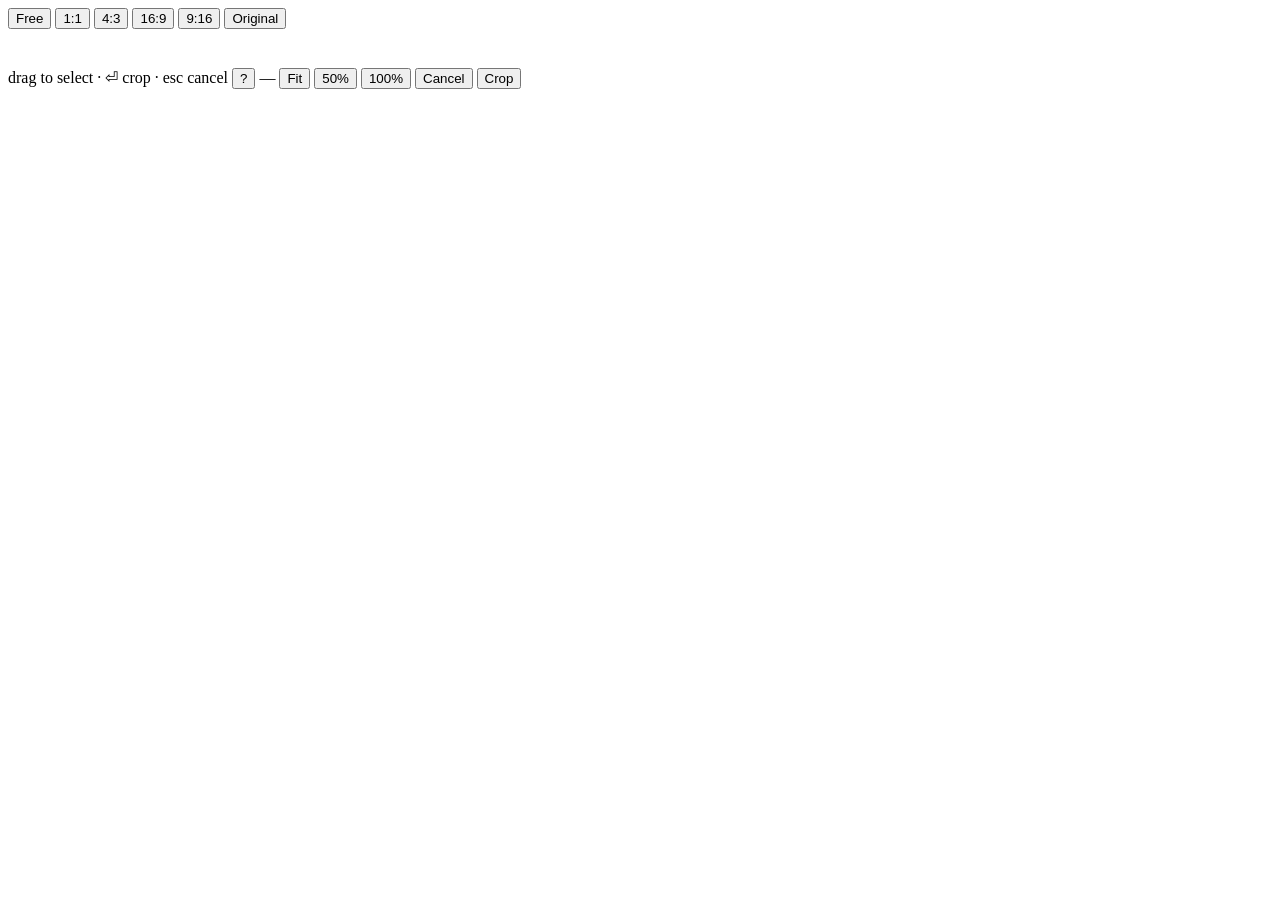
<file: crates/squish-cli/src/select/assets/selector.html>
<!doctype html>
<meta charset="utf-8">
<meta name="viewport" content="width=device-width,initial-scale=1">
<title>squish — select crop</title>
<style>__SQUISH_CSS__</style>
<header id="bar">
  <span id="file"></span>
  <span id="source"></span>
  <span id="ratios">
    <button type="button" data-r="free">Free</button>
    <button type="button" data-r="1:1">1:1</button>
    <button type="button" data-r="4:3">4:3</button>
    <button type="button" data-r="16:9">16:9</button>
    <button type="button" data-r="9:16">9:16</button>
    <button type="button" data-r="orig">Original</button>
  </span>
</header>
<main id="stage">
  <img id="preview" alt="" draggable="false">
  <div id="shade"></div>
  <div id="sel">
    <i class="h" data-h="nw"></i><i class="h" data-h="n"></i><i class="h" data-h="ne"></i>
    <i class="h" data-h="w"></i><i class="h" data-h="e"></i>
    <i class="h" data-h="sw"></i><i class="h" data-h="s"></i><i class="h" data-h="se"></i>
    <div id="readout"><strong id="size"></strong><span id="meta"></span></div>
  </div>
  <div id="overlay">
    <div id="card">
      <div id="card-icon"></div>
      <h1 id="card-title"></h1>
      <div id="progress" hidden><i></i></div>
      <div id="card-detail"></div>
      <p id="card-foot"></p>
    </div>
  </div>
</main>
<footer id="hint">
  drag to select · ⏎ crop · esc cancel
  <button id="help" type="button" aria-expanded="false" aria-controls="keys" title="Keyboard shortcuts">?</button>
  <span id="estimate">—</span>
  <span id="zoom">
    <button type="button" data-z="fit">Fit</button>
    <button type="button" data-z="0.5">50%</button>
    <button type="button" data-z="1">100%</button>
  </span>
  <span id="actions">
    <button id="cancel" type="button">Cancel</button>
    <button id="crop" type="button">Crop</button>
  </span>
</footer>
<div id="keys" hidden>
  <kbd>drag</kbd><span>select a region</span>
  <kbd>drag inside</kbd><span>move the selection</span>
  <kbd>⇧ + drag</kbd><span>lock the ratio</span>
  <kbd>arrows</kbd><span>nudge (⇧ for 10px)</span>
  <kbd>⌥ + arrows</kbd><span>resize</span>
  <kbd>⌘/ctrl + wheel</kbd><span>zoom</span>
  <kbd>space + drag</kbd><span>pan</span>
  <kbd>⏎</kbd><span>crop</span>
  <kbd>esc</kbd><span>cancel</span>
</div>
<script>window.__SQUISH__ = __SQUISH_CONFIG__;</script>
<script>__SQUISH_JS__</script>
</file>
<file: site/style.css>
/* ================================================================
   squish — promotional landing page
   Fonts: Archivo (variable: wght + wdth) for display/UI,
          JetBrains Mono for anything a terminal would say.
   ================================================================ */

/* ---------- tokens ---------- */

:root {
  --bg: #f5f8fc;
  --surface: #ffffff;
  --surface-2: #e9f0f9;
  --ink: #101827;
  --muted: #5b6b84;
  --line: #d9e2f0;
  --brand: #4a8df0;
  --brand-deep: #1d5fc4;
  --brand-soft: rgba(74, 141, 240, 0.14);
  --green: #1d8a3e;
  --btn-ink: #ffffff;
  --term-bg: #0d1424;
  --term-ink: #e4ecf8;
  --term-dim: #7284a1;
  --term-accent: #7db1ff;
  --term-green: #56d07c;
  --shadow: 0 18px 50px -18px rgba(23, 48, 92, 0.22);
  --spring: cubic-bezier(0.34, 1.56, 0.64, 1);
  color-scheme: light;
}

:root[data-theme='dark'] {
  --bg: #0c1220;
  --surface: #141d30;
  --surface-2: #1b2740;
  --ink: #e8eef9;
  --muted: #93a3bd;
  --line: #263450;
  --brand: #6ea8ff;
  --brand-deep: #6ea8ff;
  --brand-soft: rgba(110, 168, 255, 0.13);
  --green: #4cc26b;
  --btn-ink: #0c1220;
  --shadow: 0 18px 50px -18px rgba(0, 0, 0, 0.6);
  color-scheme: dark;
}

@media (prefers-color-scheme: dark) {
  :root:not([data-theme='light']) {
    --bg: #0c1220;
    --surface: #141d30;
    --surface-2: #1b2740;
    --ink: #e8eef9;
    --muted: #93a3bd;
    --line: #263450;
    --brand: #6ea8ff;
    --brand-deep: #6ea8ff;
    --brand-soft: rgba(110, 168, 255, 0.13);
    --green: #4cc26b;
    --btn-ink: #0c1220;
    --shadow: 0 18px 50px -18px rgba(0, 0, 0, 0.6);
    color-scheme: dark;
  }
}

/* ---------- base ---------- */

* {
  margin: 0;
  padding: 0;
  box-sizing: border-box;
}

html {
  scroll-behavior: smooth;
  scroll-padding-top: 5rem;
}

body {
  font-family: 'Archivo', system-ui, -apple-system, sans-serif;
  background: var(--bg);
  color: var(--ink);
  line-height: 1.6;
  -webkit-font-smoothing: antialiased;
  overflow-x: hidden;
}

code,
pre,
kbd {
  font-family: 'JetBrains Mono', ui-monospace, 'SF Mono', Menlo, monospace;
}

a {
  color: var(--brand-deep);
  text-decoration-thickness: 1px;
  text-underline-offset: 3px;
}

:focus-visible {
  outline: 2px solid var(--brand);
  outline-offset: 3px;
  border-radius: 4px;
}

.skip-link {
  position: absolute;
  top: -3rem;
  left: 1rem;
  z-index: 100;
  padding: 0.5rem 1rem;
  background: var(--ink);
  color: var(--bg);
  border-radius: 0 0 8px 8px;
  transition: top 0.2s;
}

.skip-link:focus {
  top: 0;
}

/* ---------- nav ---------- */

.nav {
  position: sticky;
  top: 0;
  z-index: 50;
  display: flex;
  align-items: center;
  gap: 2rem;
  padding: 0.9rem clamp(1.25rem, 4vw, 2.5rem);
  background: color-mix(in srgb, var(--bg) 82%, transparent);
  backdrop-filter: blur(12px);
  -webkit-backdrop-filter: blur(12px);
  border-bottom: 1px solid var(--line);
}

.nav-brand {
  display: flex;
  align-items: center;
  gap: 0.55rem;
  text-decoration: none;
  color: var(--ink);
}

.nav-mark {
  width: 26px;
  height: 22px;
  fill: var(--brand);
  transition: transform 0.45s var(--spring);
}

.nav-brand:hover .nav-mark {
  transform: scaleY(0.65);
  transform-origin: bottom;
}

.nav-name {
  font-weight: 700;
  font-size: 1.15rem;
  letter-spacing: -0.02em;
}

.nav-links {
  display: flex;
  gap: 1.4rem;
  margin-inline: auto;
}

.nav-links a {
  color: var(--muted);
  text-decoration: none;
  font-size: 0.92rem;
  font-weight: 500;
}

.nav-links a:hover {
  color: var(--ink);
}

.nav-links a[aria-current='page'] {
  color: var(--ink);
}

.nav-actions {
  display: flex;
  align-items: center;
  gap: 0.75rem;
}

.nav-github {
  display: inline-flex;
  align-items: center;
  gap: 0.45rem;
  color: var(--ink);
  text-decoration: none;
  font-size: 0.92rem;
  font-weight: 600;
  padding: 0.4rem 0.85rem;
  border: 1px solid var(--line);
  border-radius: 999px;
  transition: border-color 0.2s, background 0.2s;
}

.nav-github:hover {
  border-color: var(--brand);
  background: var(--brand-soft);
}

.theme-toggle {
  display: grid;
  place-items: center;
  width: 38px;
  height: 38px;
  border: 1px solid var(--line);
  border-radius: 999px;
  background: none;
  color: var(--ink);
  cursor: pointer;
  transition: border-color 0.2s, background 0.2s, transform 0.3s var(--spring);
}

.theme-toggle:hover {
  border-color: var(--brand);
  background: var(--brand-soft);
}

.theme-toggle:active {
  transform: scale(0.9);
}

.icon-moon {
  display: none;
}

:root[data-theme='dark'] .icon-sun {
  display: none;
}

:root[data-theme='dark'] .icon-moon {
  display: block;
}

@media (prefers-color-scheme: dark) {
  :root:not([data-theme='light']) .icon-sun {
    display: none;
  }

  :root:not([data-theme='light']) .icon-moon {
    display: block;
  }
}

/* ---------- hero ---------- */

.hero {
  max-width: 60rem;
  margin: 0 auto;
  padding: clamp(3rem, 8vh, 6rem) 1.5rem 3rem;
  text-align: center;
}

.hero-eyebrow {
  font-size: 0.82rem;
  font-weight: 600;
  letter-spacing: 0.14em;
  text-transform: uppercase;
  color: var(--muted);
}

.hero-title {
  margin-top: 1.2rem;
  line-height: 1;
}

/* The signature: a wordmark you can physically squish. */
.wordmark {
  border: none;
  background: none;
  color: var(--ink);
  cursor: pointer;
  font-family: inherit;
  font-size: clamp(4.2rem, 14vw, 9.5rem);
  font-weight: 800;
  letter-spacing: -0.045em;
  line-height: 1;
  padding: 0 0.1em;
}

.wm-letter {
  display: inline-block;
  transform-origin: 50% 88%;
  font-variation-settings: 'wdth' 118;
  transition:
    transform 0.55s var(--spring),
    font-variation-settings 0.55s var(--spring);
  animation: letter-arrive 0.9s var(--spring) backwards;
}

.wm-letter:nth-child(1) { animation-delay: 0.05s; }
.wm-letter:nth-child(2) { animation-delay: 0.12s; }
.wm-letter:nth-child(3) { animation-delay: 0.19s; }
.wm-letter:nth-child(4) { animation-delay: 0.26s; }
.wm-letter:nth-child(5) { animation-delay: 0.33s; }
.wm-letter:nth-child(6) { animation-delay: 0.4s; }
.wm-letter:nth-child(7) { animation-delay: 0.5s; }

@keyframes letter-arrive {
  from {
    transform: scaleY(0.2) scaleX(1.3);
    opacity: 0;
  }

  60% {
    transform: scaleY(1.08) scaleX(0.97);
    opacity: 1;
  }

  to {
    transform: none;
    opacity: 1;
  }
}

.wm-dot {
  color: var(--brand);
}

/* Pressed state: the type itself compresses — width axis + squash. */
.wordmark.is-squished .wm-letter {
  transform: scaleY(0.55) scaleX(0.92);
  font-variation-settings: 'wdth' 62;
  transition-duration: 0.16s;
  transition-timing-function: ease-in;
}

.wordmark.is-squished .wm-letter:nth-child(2) { transition-delay: 0.015s; }
.wordmark.is-squished .wm-letter:nth-child(3) { transition-delay: 0.03s; }
.wordmark.is-squished .wm-letter:nth-child(4) { transition-delay: 0.045s; }
.wordmark.is-squished .wm-letter:nth-child(5) { transition-delay: 0.06s; }
.wordmark.is-squished .wm-letter:nth-child(6) { transition-delay: 0.075s; }
.wordmark.is-squished .wm-letter:nth-child(7) { transition-delay: 0.09s; }

.hero-hint {
  margin-top: 0.9rem;
  font-size: 0.85rem;
  color: var(--muted);
  font-style: italic;
}

.hero-sub {
  max-width: 38rem;
  margin: 1.8rem auto 0;
  font-size: clamp(1.05rem, 2.2vw, 1.25rem);
  color: var(--muted);
}

.hero-sub strong {
  color: var(--ink);
  font-weight: 600;
}

.hero-install {
  display: flex;
  flex-direction: column;
  align-items: center;
  gap: 0.7rem;
  margin-top: 2.2rem;
}

.install-pill {
  display: inline-flex;
  align-items: center;
  gap: 0.7rem;
  max-width: 100%;
  padding: 0.8rem 0.8rem 0.8rem 1.2rem;
  font-size: 0.95rem;
  background: var(--surface);
  border: 1px solid var(--line);
  border-radius: 14px;
  box-shadow: var(--shadow);
}

.pill-cmd {
  white-space: nowrap;
  overflow-x: auto;
}

.pill-prompt {
  color: var(--brand-deep);
  font-weight: 700;
}

.hero-alt {
  font-size: 0.88rem;
  color: var(--muted);
}

.copy-btn {
  display: grid;
  place-items: center;
  width: 32px;
  height: 32px;
  border: 1px solid var(--line);
  border-radius: 9px;
  background: var(--surface-2);
  color: var(--muted);
  cursor: pointer;
  transition: color 0.2s, border-color 0.2s, transform 0.25s var(--spring);
}

.copy-btn:hover {
  color: var(--ink);
  border-color: var(--brand);
}

.copy-btn:active {
  transform: scale(0.85, 0.75);
}

.copy-btn.is-copied {
  color: var(--green);
  border-color: var(--green);
}

.hero-footnote {
  margin-top: 1.4rem;
  font-size: 0.88rem;
  color: var(--muted);
}

.hero-footnote code {
  font-size: 0.82rem;
  background: var(--surface-2);
  padding: 0.1rem 0.35rem;
  border-radius: 5px;
}

/* ---------- terminal ---------- */

.terminal {
  max-width: 44rem;
  margin: 2.8rem auto 0;
  text-align: left;
  background: var(--term-bg);
  border: 1px solid rgba(125, 177, 255, 0.2);
  border-radius: 16px;
  box-shadow: var(--shadow);
  overflow: hidden;
}

.term-bar {
  display: flex;
  align-items: center;
  gap: 0.45rem;
  padding: 0.7rem 1rem;
  border-bottom: 1px solid rgba(125, 177, 255, 0.14);
}

.term-dot {
  width: 11px;
  height: 11px;
  border-radius: 50%;
  background: #5b503a;
}

.term-dot:first-child {
  background: #c96b5d;
}

.term-dot:nth-child(2) {
  background: #d8ab5c;
}

.term-dot:nth-child(3) {
  background: #7ba869;
}

.term-title {
  margin-inline: auto;
  font-family: 'JetBrains Mono', monospace;
  font-size: 0.75rem;
  color: var(--term-dim);
}

.term-replay {
  display: inline-flex;
  align-items: center;
  gap: 0.35rem;
  border: 1px solid rgba(125, 177, 255, 0.3);
  border-radius: 999px;
  background: none;
  color: var(--term-accent);
  font-family: 'JetBrains Mono', monospace;
  font-size: 0.72rem;
  padding: 0.25rem 0.7rem;
  cursor: pointer;
  transition: background 0.2s, transform 0.25s var(--spring);
}

.term-replay:hover {
  background: rgba(125, 177, 255, 0.14);
}

.term-replay:active {
  transform: scale(0.92);
}

.term-body {
  overflow-x: auto;
  padding: 1.1rem 1.3rem 1.3rem;
  font-family: 'JetBrains Mono', monospace;
  font-size: clamp(0.72rem, 1.9vw, 0.86rem);
  line-height: 1.9;
  color: var(--term-ink);
  min-height: 15.5em;
}

.term-line {
  white-space: nowrap;
}

.term-cmd .t-prompt {
  color: var(--term-accent);
  font-weight: 700;
}

.t-typed::after {
  content: '';
}

.term-body.is-typing .t-typed::after {
  content: '▋';
  color: var(--term-accent);
  animation: blink 1s steps(1) infinite;
}

@keyframes blink {
  50% {
    opacity: 0;
  }
}

.t-file {
  display: grid;
  grid-template-columns: minmax(9em, 1.2fr) 1.6fr auto;
  gap: 1em;
  padding-left: 1.2em;
}

.t-name {
  color: var(--term-ink);
  overflow: hidden;
  text-overflow: ellipsis;
}

.t-note {
  color: var(--term-dim);
}

.t-size {
  color: var(--term-dim);
}

.t-arrow {
  color: var(--term-accent);
}

.t-pct {
  color: var(--term-green);
  font-weight: 700;
  text-align: right;
}

.t-summary {
  margin-top: 0.5em;
  font-weight: 700;
}

.t-check {
  color: var(--term-green);
}

/* Playback: JS hides lines, then reveals each with a squash-settle. */
.term-line.is-hidden {
  display: none;
}

.term-line.is-revealed {
  animation: line-in 0.45s var(--spring) backwards;
}

@keyframes line-in {
  from {
    opacity: 0;
    transform: translateY(0.5em) scaleY(0.6);
  }

  to {
    opacity: 1;
    transform: none;
  }
}

/* ---------- sections ---------- */

.section {
  max-width: 60rem;
  margin: 0 auto;
  padding: clamp(3.5rem, 9vh, 6.5rem) 1.5rem 0;
}

.section-title {
  font-size: clamp(1.9rem, 4.5vw, 2.9rem);
  font-weight: 800;
  letter-spacing: -0.03em;
  line-height: 1.08;
  font-variation-settings: 'wdth' 108;
}

.section-sub {
  max-width: 36rem;
  margin-top: 0.9rem;
  color: var(--muted);
  font-size: 1.02rem;
}

/* Scroll reveal */
[data-reveal] {
  opacity: 0;
  transform: translateY(22px);
  transition: opacity 0.7s ease, transform 0.7s var(--spring);
}

[data-reveal].in-view {
  opacity: 1;
  transform: none;
}

/* ---------- format cards ---------- */

.kind-grid {
  display: grid;
  grid-template-columns: repeat(auto-fit, minmax(15.5rem, 1fr));
  gap: 1.1rem;
  margin-top: 2.2rem;
}

/* Four kinds read best as a 2×2 — never a 3+1 orphan row. */
@media (min-width: 52rem) {
  .kind-grid {
    grid-template-columns: repeat(2, minmax(0, 1fr));
  }
}

.kind-card {
  display: flex;
  flex-direction: column;
  gap: 0.8rem;
  padding: 1.4rem;
  background: var(--surface);
  border: 1px solid var(--line);
  border-radius: 16px;
  transition: transform 0.4s var(--spring), border-color 0.25s, box-shadow 0.25s;
}

.kind-card:hover {
  transform: translateY(-4px);
  border-color: var(--brand);
  box-shadow: var(--shadow);
}

.kind-name {
  font-size: 1.15rem;
  font-weight: 700;
  letter-spacing: -0.01em;
}

.kind-name::before {
  content: '';
  display: block;
  width: 26px;
  height: 5px;
  margin-bottom: 0.7rem;
  border-radius: 3px;
  background: var(--brand);
  transition: width 0.4s var(--spring);
}

.kind-card:hover .kind-name::before {
  width: 44px;
}

.kind-desc {
  font-size: 0.92rem;
  color: var(--muted);
  flex-grow: 1;
}

.chip-row {
  display: flex;
  flex-wrap: wrap;
  gap: 0.35rem;
  list-style: none;
}

.chip-row li {
  font-family: 'JetBrains Mono', monospace;
  font-size: 0.68rem;
  font-weight: 500;
  padding: 0.18rem 0.5rem;
  border-radius: 999px;
  background: var(--brand-soft);
  color: var(--brand-deep);
}

.kind-cmd {
  display: block;
  font-size: 0.78rem;
  padding: 0.55rem 0.8rem;
  background: var(--term-bg);
  color: var(--term-accent);
  border-radius: 9px;
  overflow-x: auto;
  white-space: nowrap;
}

/* ---------- results chart ---------- */

.chart {
  margin-top: 2.4rem;
  display: grid;
  gap: 0.85rem;
}

.chart-row {
  display: grid;
  grid-template-columns: minmax(8.5rem, 13rem) 1fr 3.6rem;
  align-items: center;
  gap: 1rem;
}

.chart-label {
  font-size: 0.92rem;
  font-weight: 600;
  text-align: right;
}

.chart-note {
  display: block;
  font-family: 'JetBrains Mono', monospace;
  font-size: 0.68rem;
  font-weight: 400;
  color: var(--muted);
}

.chart-track {
  position: relative;
  height: 26px;
  background: var(--surface-2);
  border-radius: 6px;
  overflow: hidden;
}

.chart-bar {
  position: absolute;
  inset: 0 auto 0 0;
  width: var(--w);
  min-width: 6px;
  background: var(--brand);
  border-radius: 6px 4px 4px 6px;
  transition: width 1.1s var(--spring);
}

/* Before animation: bars sit at the original (full) size… */
.chart.is-primed .chart-bar {
  width: 100%;
  transition: none;
}

/* …then squish down to what's left. Stagger top to bottom. */
.chart.is-squishing .chart-bar {
  width: var(--w);
  transition: width 1.1s var(--spring);
}

.chart.is-squishing .chart-row:nth-child(2) .chart-bar { transition-delay: 0.09s; }
.chart.is-squishing .chart-row:nth-child(3) .chart-bar { transition-delay: 0.18s; }
.chart.is-squishing .chart-row:nth-child(4) .chart-bar { transition-delay: 0.27s; }
.chart.is-squishing .chart-row:nth-child(5) .chart-bar { transition-delay: 0.36s; }
.chart.is-squishing .chart-row:nth-child(6) .chart-bar { transition-delay: 0.45s; }
.chart.is-squishing .chart-row:nth-child(7) .chart-bar { transition-delay: 0.54s; }

.chart-pct {
  font-family: 'JetBrains Mono', monospace;
  font-size: 0.88rem;
  font-weight: 700;
  color: var(--green);
}

.chart-caption {
  margin-top: 1.4rem;
  font-size: 0.85rem;
  color: var(--muted);
}

.chart-caption code {
  font-size: 0.78rem;
  background: var(--surface-2);
  padding: 0.1rem 0.35rem;
  border-radius: 5px;
}

/* ---------- features ---------- */

.feature-grid {
  display: grid;
  grid-template-columns: repeat(auto-fit, minmax(16rem, 1fr));
  gap: 0.9rem;
  margin-top: 2.2rem;
}

/* Eight features read best as 4×2 — never a 3+3+2 ragged tail. */
@media (min-width: 62rem) {
  .feature-grid {
    grid-template-columns: repeat(4, minmax(0, 1fr));
  }
}

.feature {
  padding: 1.2rem 1.3rem;
  background: var(--surface);
  border: 1px solid var(--line);
  border-radius: 14px;
  transition: border-color 0.25s;
}

.feature:hover {
  border-color: var(--brand);
}

.feature-flag {
  display: inline-block;
  font-size: 0.82rem;
  font-weight: 700;
  color: var(--brand-deep);
  background: var(--brand-soft);
  padding: 0.25rem 0.6rem;
  border-radius: 7px;
}

.feature p {
  margin-top: 0.7rem;
  font-size: 0.9rem;
  color: var(--muted);
}

.feature p code {
  font-size: 0.8rem;
  background: var(--surface-2);
  padding: 0.05rem 0.3rem;
  border-radius: 4px;
}

/* ---------- everywhere ---------- */

.everywhere-grid {
  display: grid;
  grid-template-columns: repeat(auto-fit, minmax(18rem, 1fr));
  gap: 1.1rem;
  margin-top: 2.2rem;
}

.ev-card {
  display: flex;
  flex-direction: column;
  gap: 0.9rem;
  padding: 1.4rem;
  background: var(--surface);
  border: 1px solid var(--line);
  border-radius: 16px;
}

.ev-name {
  font-size: 1.1rem;
  font-weight: 700;
}

.ev-desc {
  font-size: 0.92rem;
  color: var(--muted);
}

.code-block {
  position: relative;
  padding: 1rem 1.2rem;
  background: var(--term-bg);
  color: var(--term-ink);
  border-radius: 12px;
  font-size: 0.8rem;
  line-height: 1.7;
  overflow-x: auto;
}

.c-key {
  color: var(--term-accent);
}

.c-str {
  color: var(--term-green);
}

.c-comment {
  color: var(--term-dim);
}

/* Finder context-menu mock */
.finder-mock {
  display: grid;
  place-items: center;
  padding: 1.6rem 1rem;
  background: var(--surface-2);
  border-radius: 12px;
}

.fm-menu {
  display: flex;
  flex-direction: column;
  min-width: 12rem;
  padding: 0.35rem;
  background: var(--surface);
  border: 1px solid var(--line);
  border-radius: 10px;
  box-shadow: var(--shadow);
  font-size: 0.82rem;
}

.fm-item {
  position: relative;
  padding: 0.32rem 0.7rem;
  border-radius: 6px;
}

.fm-dim {
  color: var(--muted);
}

.fm-sep {
  height: 1px;
  margin: 0.3rem 0.5rem;
  background: var(--line);
}

.fm-item:not(.fm-dim)::after {
  content: '›';
  float: right;
  color: var(--muted);
}

.fm-flyout {
  position: absolute;
  left: calc(100% - 0.6rem);
  top: -0.2rem;
  min-width: 8.5rem;
  padding: 0.35rem;
  background: var(--surface);
  border: 1px solid var(--line);
  border-radius: 10px;
  box-shadow: var(--shadow);
}

.fm-active {
  display: flex;
  align-items: center;
  gap: 0.45rem;
  background: var(--brand);
  color: var(--btn-ink);
  font-weight: 600;
}

.fm-active::after {
  content: none !important;
}

@media (max-width: 40rem) {
  .fm-flyout {
    position: static;
    margin-top: 0.3rem;
    box-shadow: none;
  }
}

/* ---------- install ---------- */

.install-tabs {
  display: flex;
  flex-wrap: wrap;
  gap: 0.4rem;
  margin-top: 2rem;
}

.tab {
  padding: 0.5rem 1.1rem;
  border: 1px solid var(--line);
  border-radius: 999px;
  background: none;
  color: var(--muted);
  font-family: inherit;
  font-size: 0.92rem;
  font-weight: 600;
  cursor: pointer;
  transition: all 0.25s var(--spring);
}

.tab:hover {
  border-color: var(--brand);
  color: var(--ink);
}

.tab.is-active {
  background: var(--ink);
  border-color: var(--ink);
  color: var(--bg);
}

.tab-panel {
  margin-top: 1.2rem;
  max-width: 34rem;
}

.tab-panel .code-block {
  font-size: 0.92rem;
}

.code-block.has-copy {
  display: flex;
  align-items: center;
  justify-content: space-between;
  gap: 1rem;
}

.code-block .copy-btn {
  background: rgba(125, 177, 255, 0.12);
  border-color: rgba(125, 177, 255, 0.3);
  color: var(--term-accent);
  flex-shrink: 0;
}

.tab-note {
  margin-top: 0.9rem;
  font-size: 0.9rem;
  color: var(--muted);
}

.tab-note code {
  font-size: 0.82rem;
  background: var(--surface-2);
  padding: 0.1rem 0.35rem;
  border-radius: 5px;
}

.btn {
  display: inline-block;
  margin-top: 1rem;
  padding: 0.7rem 1.4rem;
  background: var(--brand-deep);
  color: var(--btn-ink);
  font-weight: 700;
  text-decoration: none;
  border-radius: 12px;
  transition: transform 0.3s var(--spring), box-shadow 0.25s;
}

.btn:hover {
  box-shadow: var(--shadow);
}

.btn:active {
  transform: scale(0.96, 0.9);
}

.install-check {
  margin-top: 2rem;
  font-size: 0.92rem;
  color: var(--muted);
}

.install-check code {
  font-size: 0.85rem;
  background: var(--surface-2);
  padding: 0.15rem 0.45rem;
  border-radius: 6px;
  color: var(--ink);
}

/* ---------- footer ---------- */

.footer {
  margin-top: clamp(4rem, 10vh, 7rem);
  padding: 3rem 1.5rem 3.5rem;
  border-top: 1px solid var(--line);
  text-align: center;
}

.footer-mark {
  width: 34px;
  height: 29px;
  fill: var(--brand);
}

.footer-line {
  margin-top: 0.9rem;
  font-size: 0.9rem;
  color: var(--muted);
}

.footer-tag {
  margin-top: 0.5rem;
  font-size: 0.85rem;
  font-style: italic;
  color: var(--muted);
}

/* ---------- small screens ---------- */

@media (max-width: 46rem) {
  .nav {
    gap: 1rem;
  }

  .nav-links {
    display: none;
  }

  .nav-github span {
    display: none;
  }

  .chart-row {
    grid-template-columns: 1fr 3.4rem;
  }

  .chart-label {
    grid-column: 1 / -1;
    text-align: left;
    margin-bottom: -0.4rem;
  }

  .chart-note {
    display: inline;
    margin-left: 0.4rem;
  }

  .install-pill {
    font-size: 0.78rem;
  }
}

/* ---------- reduced motion ---------- */

@media (prefers-reduced-motion: reduce) {
  html {
    scroll-behavior: auto;
  }

  *,
  *::before,
  *::after {
    animation-duration: 0.01ms !important;
    animation-iteration-count: 1 !important;
    transition-duration: 0.01ms !important;
    transition-delay: 0s !important;
  }

  [data-reveal] {
    opacity: 1;
    transform: none;
  }
}
</file>
<file: site/docs.css>
/* ================================================================
   squish docs page — layout layer over style.css
   ================================================================ */

.docs-layout {
  display: grid;
  grid-template-columns: 14rem minmax(0, 1fr);
  gap: 3.5rem;
  max-width: 64rem;
  margin: 0 auto;
  padding: 2.8rem 1.5rem 0;
}

/* ---------- sidebar ---------- */

.docs-sidebar {
  position: sticky;
  top: 5.5rem;
  align-self: start;
  max-height: calc(100vh - 6.5rem);
  overflow-y: auto;
}

.toc-label {
  font-size: 0.72rem;
  font-weight: 700;
  letter-spacing: 0.12em;
  text-transform: uppercase;
  color: var(--muted);
  margin-bottom: 0.8rem;
}

.toc {
  list-style: none;
  display: grid;
  gap: 0.15rem;
}

.toc a {
  display: block;
  padding: 0.3rem 0.75rem;
  font-size: 0.88rem;
  color: var(--muted);
  text-decoration: none;
  border-left: 2px solid var(--line);
  transition: color 0.15s, border-color 0.15s;
}

.toc a:hover {
  color: var(--ink);
}

.toc a.is-active {
  color: var(--brand-deep);
  border-left-color: var(--brand);
  font-weight: 600;
}

/* Mobile TOC — shown only when the sidebar is hidden */
.docs-toc-mobile {
  display: none;
  margin-bottom: 2rem;
  border: 1px solid var(--line);
  border-radius: 12px;
  background: var(--surface);
}

.docs-toc-mobile summary {
  padding: 0.8rem 1.1rem;
  font-weight: 600;
  cursor: pointer;
}

.docs-toc-mobile .toc {
  padding: 0 1.1rem 1rem;
}

/* ---------- article ---------- */

.docs-article {
  padding-bottom: 2rem;
}

.docs-title {
  font-size: clamp(2.4rem, 6vw, 3.6rem);
  font-weight: 800;
  letter-spacing: -0.035em;
  line-height: 1.05;
  font-variation-settings: 'wdth' 110;
}

.docs-title .accent {
  color: var(--brand);
}

.docs-intro {
  max-width: 36rem;
  margin-top: 0.9rem;
  color: var(--muted);
  font-size: 1.05rem;
}

.docs-section {
  margin-top: 3.2rem;
}

.docs-h2 {
  font-size: 1.55rem;
  font-weight: 800;
  letter-spacing: -0.02em;
  scroll-margin-top: 6rem;
  padding-top: 1.6rem;
  border-top: 1px solid var(--line);
}

.docs-h3 {
  margin-top: 1.8rem;
  font-size: 1.05rem;
  font-weight: 700;
}

.docs-section p {
  margin-top: 0.8rem;
  font-size: 0.95rem;
  color: var(--muted);
  max-width: 42rem;
}

.docs-section p strong {
  color: var(--ink);
}

.docs-section p code,
.docs-section li code {
  font-size: 0.84rem;
  background: var(--surface-2);
  padding: 0.1rem 0.35rem;
  border-radius: 5px;
  color: var(--ink);
}

.docs-section .code-block {
  margin-top: 1rem;
  font-size: 0.84rem;
}

.docs-section ul:not(.toc) {
  margin: 0.8rem 0 0 1.2rem;
  font-size: 0.95rem;
  color: var(--muted);
  display: grid;
  gap: 0.35rem;
}

/* ---------- tables ---------- */

.docs-table-wrap {
  margin-top: 1rem;
  overflow-x: auto;
  border: 1px solid var(--line);
  border-radius: 12px;
}

.docs-table {
  width: 100%;
  border-collapse: collapse;
  font-size: 0.88rem;
}

.docs-table th {
  text-align: left;
  font-size: 0.75rem;
  font-weight: 700;
  letter-spacing: 0.08em;
  text-transform: uppercase;
  color: var(--muted);
  background: var(--surface-2);
  padding: 0.6rem 1rem;
}

.docs-table td {
  padding: 0.55rem 1rem;
  border-top: 1px solid var(--line);
  color: var(--muted);
}

.docs-table td:first-child {
  color: var(--ink);
  white-space: nowrap;
}

.docs-table code {
  font-size: 0.8rem;
  background: var(--brand-soft);
  color: var(--brand-deep);
  padding: 0.08rem 0.35rem;
  border-radius: 5px;
}

/* ---------- callout ---------- */

.docs-note {
  margin-top: 1rem;
  padding: 0.9rem 1.1rem;
  border-left: 3px solid var(--brand);
  border-radius: 0 10px 10px 0;
  background: var(--brand-soft);
  font-size: 0.9rem;
  color: var(--ink);
  max-width: 42rem;
}

/* ---------- responsive ---------- */

@media (max-width: 52rem) {
  .docs-layout {
    grid-template-columns: minmax(0, 1fr);
    gap: 0;
  }

  .docs-sidebar {
    display: none;
  }

  .docs-toc-mobile {
    display: block;
  }
}
</file>
